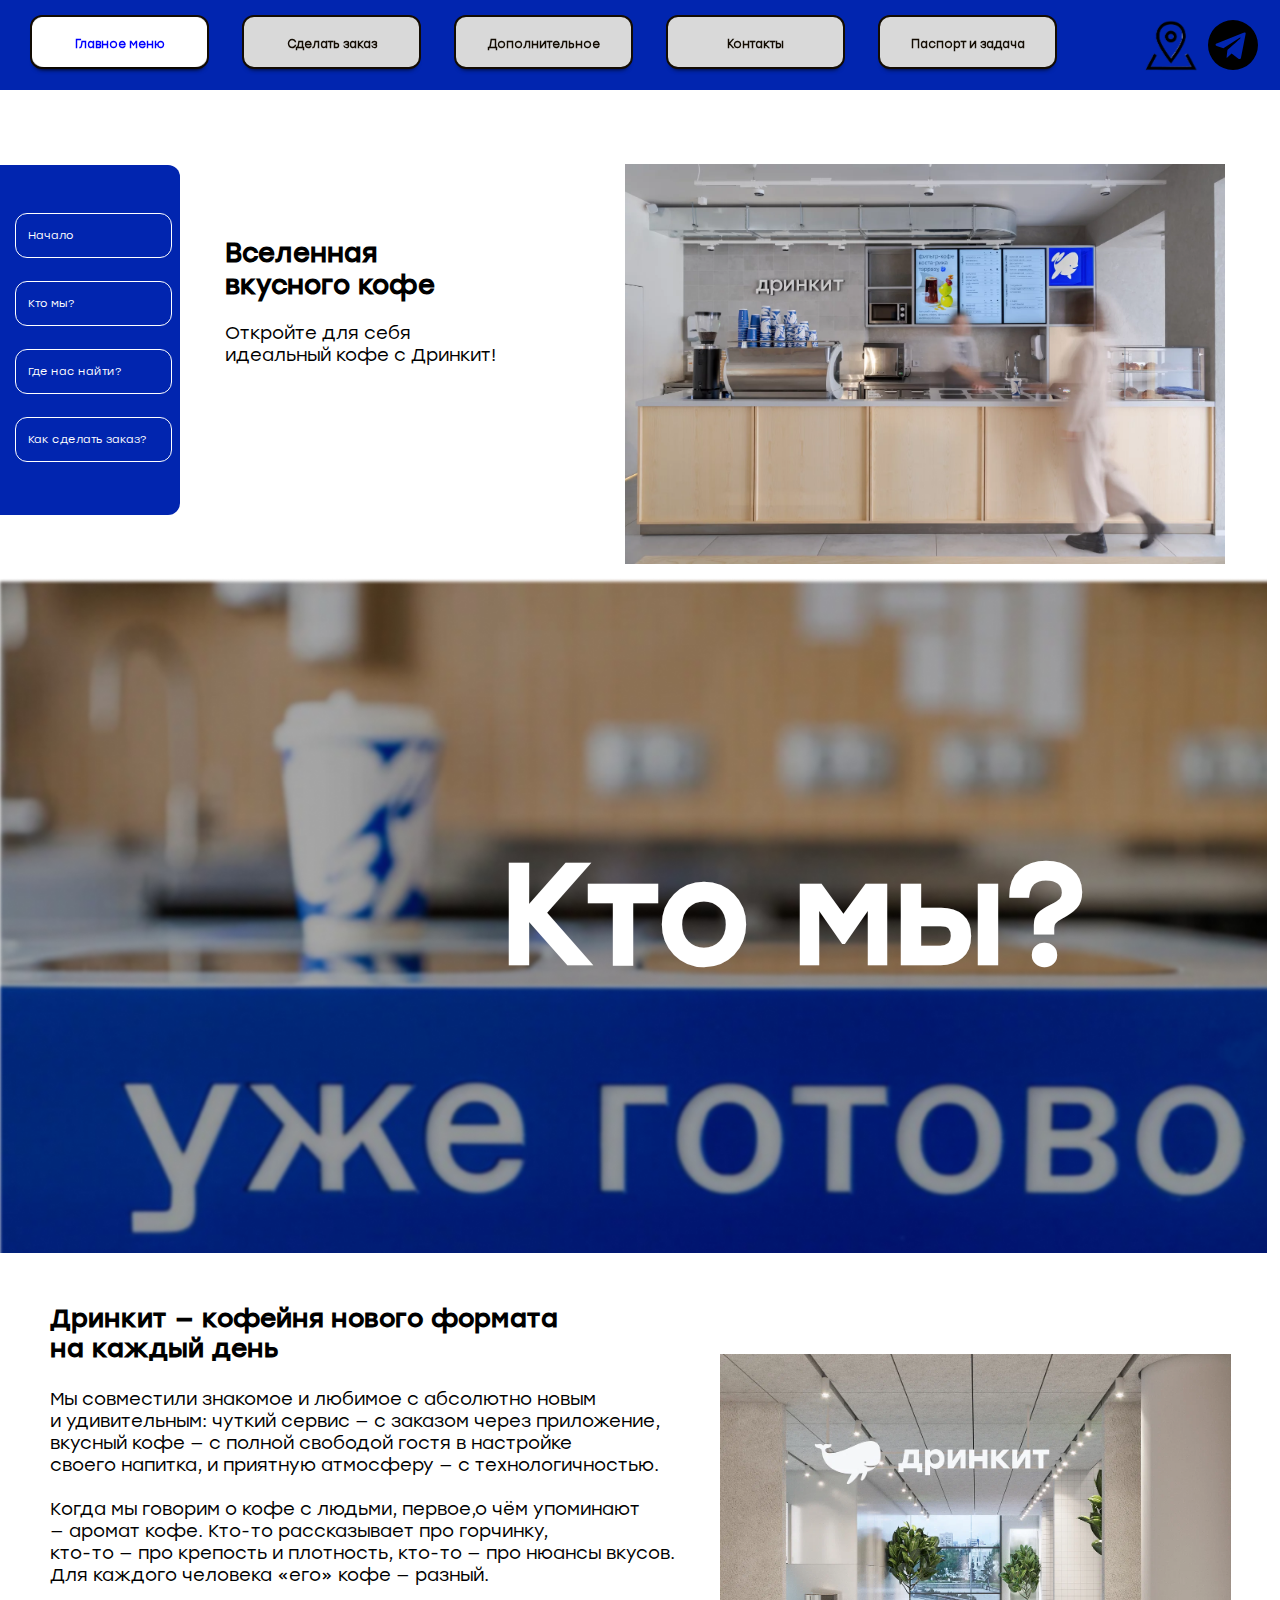
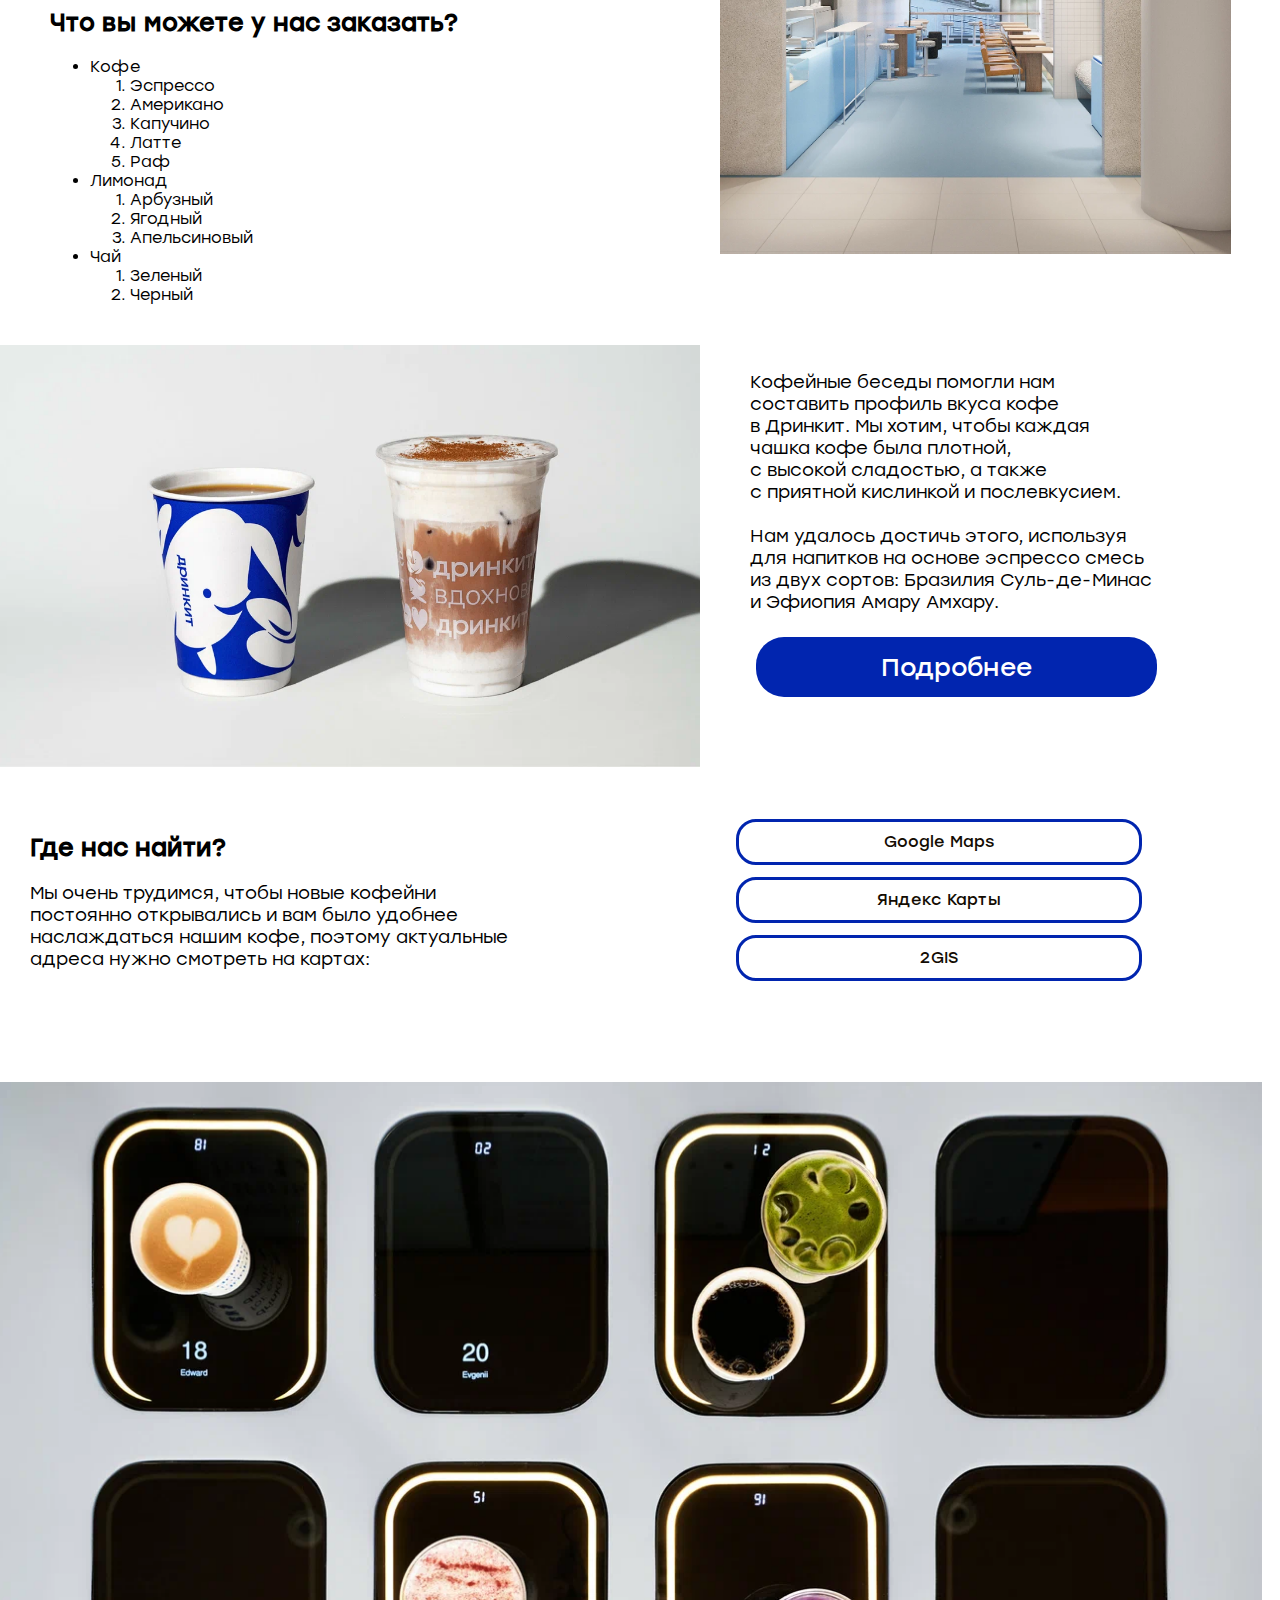
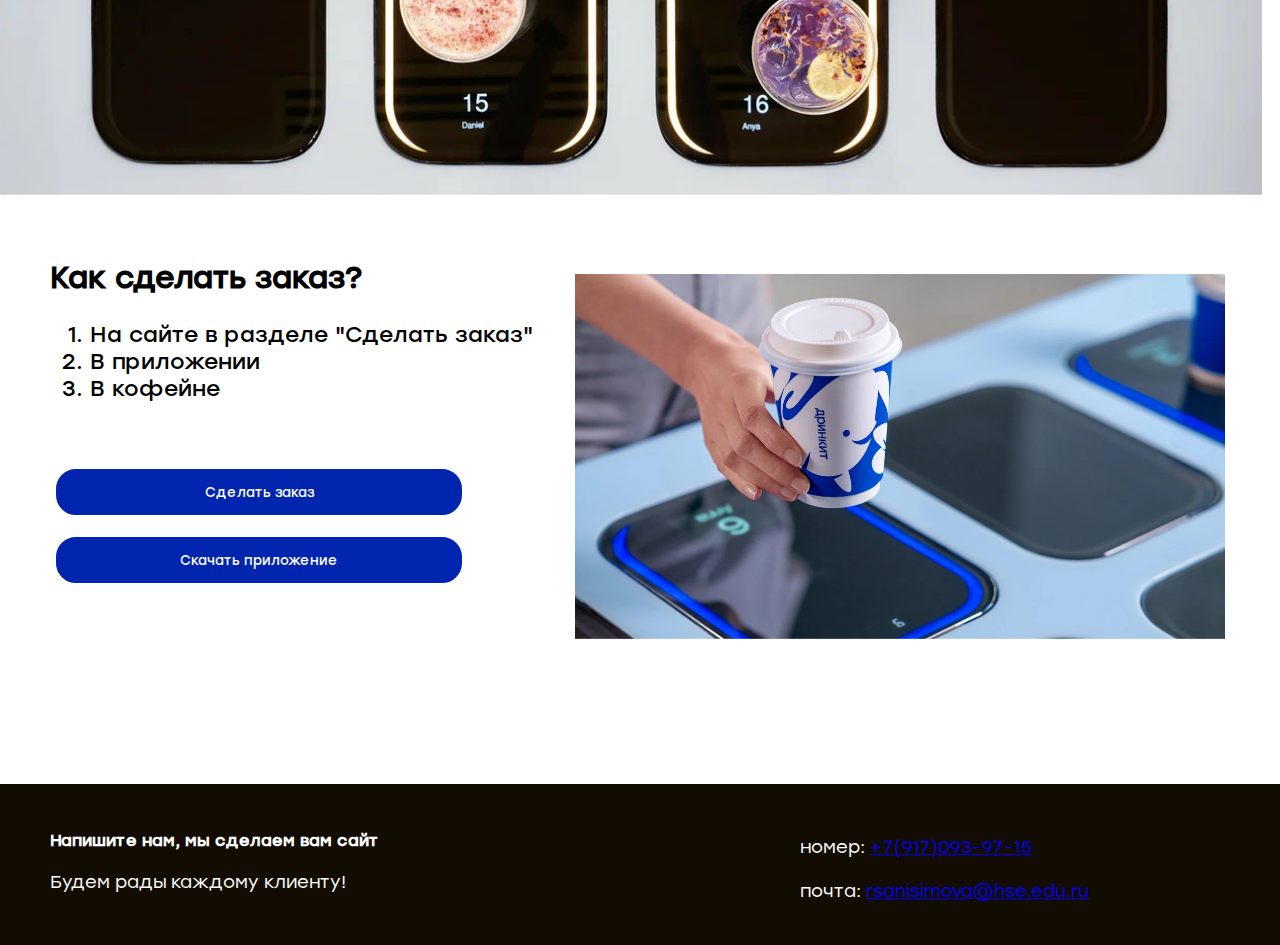
<file: index.html>
<!DOCTYPE html>
<html lang = 'ru', 'eng'>
    <head>
        <meta charset = 'utf-8'>
        <title>Главная страница</title>
        <link href="style.css" rel="stylesheet" type="text/css">
    </head>
    <body bgcolor="FFFFFF">
        <header>
            <nav>
                <ul>
                    <li><a href="index.html" class='active_nav'>Главное меню</a></li>
                    <li><a href="reg_or_log_in.html">Сделать заказ</a></li>
                    <li><a href="additional_page.html">Дополнительное</a></li>
                    <li><a href="#contacts">Контакты</a></li>
                    <li><a href="passport.html">Паспорт и задача</a></li>
                </ul>
            </nav>
            <div id="tg">
                <a href="https://t.me/rinasmetanina" target="_blank"><img src="/photos/telegram-svgrepo-com.svg" title="Значок Телеграм" alt="Напишите нам в Телеграм" id="tg_icon"></a>
            </div>
            <div id="maps">
                <a href="https://www.google.ru/maps/search/дринкит/@55.6562272,37.6017791,11z/data=!3m1!4b1?entry=ttu&g_ep=EgoyMDI0MTAyMy4wIKXMDSoASAFQAw%3D%3D" >
                    <img src="/photos/maps_icon.png" title="Значок Карт" alt="Найти Дринкит на карте" id="maps_icon"></a>
            </div>
        </header>
        <main>
            <div id ='sidebar'>
                <ul>
                    <li><a href="#section1">Начало</a></li>
                    <li><a href="#section2">Кто мы?</a></li>
                    <li><a href="#section5">Где нас найти?</a></li>
                    <li><a href="#section6">Как сделать заказ?</a></li>
                </ul>
            </div>
            <section id="section1">
                <h2>Вселенная <br> вкусного кофе</h2>
                <p>Откройте для себя <br> идеальный кофе с Дринкит!</p>
                <img src="/photos/drinkit_main.jpg" alt="Бар с бариста и покупательницей" title="Дринкит Бар">
            </section>
            <section id="section2">
                <img src="/photos/detail_darken.png" title="Кофейный стаканчик" alt="Стаканчик с кофе в качестве детали">
                <h1>Кто мы?</h2>
            </section>
            <section id ='section3'>
                        <h3>Дринкит — кофейня нового формата <br> на каждый день</h3>
                        <p>
                            Мы совместили знакомое и любимое с абсолютно новым <br>
                            и удивительным: чуткий сервис — с заказом через приложение, <br>вкусный кофе — 
                            с полной свободой гостя  в настройке <br>своего напитка, и приятную атмосферу —
                            с технологичностью. <br>
    <br>
                            Когда мы говорим о кофе с людьми, первое,о чём упоминают <br>
                            — аромат кофе. Кто-то рассказывает про горчинку, <br>
                            кто-то — про крепость и плотность, кто-то — про нюансы вкусов. 
                            <br>Для каждого человека «его» кофе — разный.</p>
                            <img src="/photos/interior2.jpg" title="Интерьер кофейни" alt="Очень светлый интерьер Дринкита">
                            <h2>Что вы можете у нас заказать?</h2>
                            <ul>
                                <li>Кофе</li>
                                <ol>
                                    <li>Эспрессо</li>
                                    <li>Американо</li>
                                    <li>Капучино</li>
                                    <li>Латте</li>
                                    <li>Раф</li>
                                </ol>
                                <li>Лимонад</li>
                                <ol>
                                    <li>Арбузный</li>
                                    <li>Ягодный</li>
                                    <li>Апельсиновый</li>
                                </ol>
                                <li>Чай</li>
                                <ol>
                                    <li>Зеленый</li>
                                    <li>Черный</li>
                                </ol>
                            </ul>
            </section>
            <section id="section4">
                <img src="/photos/drinks.jpg" title="Два стакана с кофе" alt="Два стаканчика кофе: американо и айс-латте">
                <p>Кофейные беседы помогли нам <br> составить профиль вкуса кофе <br>
                    в Дринкит. Мы хотим, чтобы каждая<br> 
                    чашка кофе была плотной, <br>
                    с высокой сладостью, а также <br>
                    с приятной кислинкой и послевкусием.
                    <br>
                    <br>
                    Нам удалось достичь этого, используя <br> 
                    для напитков на основе эспрессо смесь <br>
                    из двух сортов: Бразилия Суль-де-Минас <br>
                    и Эфиопия Амару Амхару.</p>
                    <button><a href="additional_page.html" target="_blank">Подробнее</a></button>
            </section>
            <section id="section5">
                <h2>Где нас найти?</h2>
                <p>Мы очень трудимся, чтобы новые кофейни  <br>
                    постоянно открывались и вам было удобнее <br>
                    наслаждаться нашим кофе, поэтому актуальные <br>
                    адреса нужно смотреть на картах:</p>
                <button id="gm">
                    <a href="https://www.google.ru/maps/search/Дринкит/@55.7545315,37.6176631,11z/data=!3m1!4b1?entry=ttu&g_ep=EgoyMDI0MTAxNC4wIKXMDSoASAFQAw%3D%3D" target="_blank">
                        Google Maps</a></button>
                <button id="yam">
                    <a href="https://yandex.ru/maps/213/moscow/chain/drinkit/207877153219/?ll=37.568467%2C55.725282&sll=37.617700%2C55.755863&sspn=1.288147%2C0.405801&z=11" target="_blank">
                        Яндекс Карты</a></button>
                <button id="g2">
                    <a href="https://2gis.ru/moscow/branches/70000001044859308" target="_blank">
                    2GIS</a></button>
            </section>
            <img src="/photos/details.jpg" title="Стол выдачи кофе" alt="Стол выдачи кофе с 5 кружками" id="details">
            <section id="section6">
                <h2>Как сделать заказ?</h2>
                <ol>
                    <li>На сайте в разделе "Сделать заказ"</li>
                    <li>В приложении</li>
                    <li>В кофейне</li>
                </ol>
                <img src="/photos/coffee_is_ready.jpg" title="Готовый кофе держат в руках" alt="Бариста держит стакан с кофе">
                <button id="to_catalogue"><a href="reg_or_log_in.html">Сделать заказ</a></button>
                <button id="button_to_download">
                    <a href="https://drinkit.onelink.me/sGRP/l3f0idqc" target="_blank">Скачать приложение</a></button>
                
            </section>
        </main>



        <footer>
            <h4>Напишите нам, мы сделаем вам сайт</h4>
                <p>Будем рады каждому клиенту!</p>
            <p id="contacts">номер: <a href="tel+7(917)093-97-15">+7(917)093-97-15</a>
                <br>
                <br>
                почта: <a href = ‘mailto:rsanisimova@hse.edu.ru’>rsanisimova@hse.edu.ru</a> 
                <br>

            </p>
        </footer>
    </body>
</file>
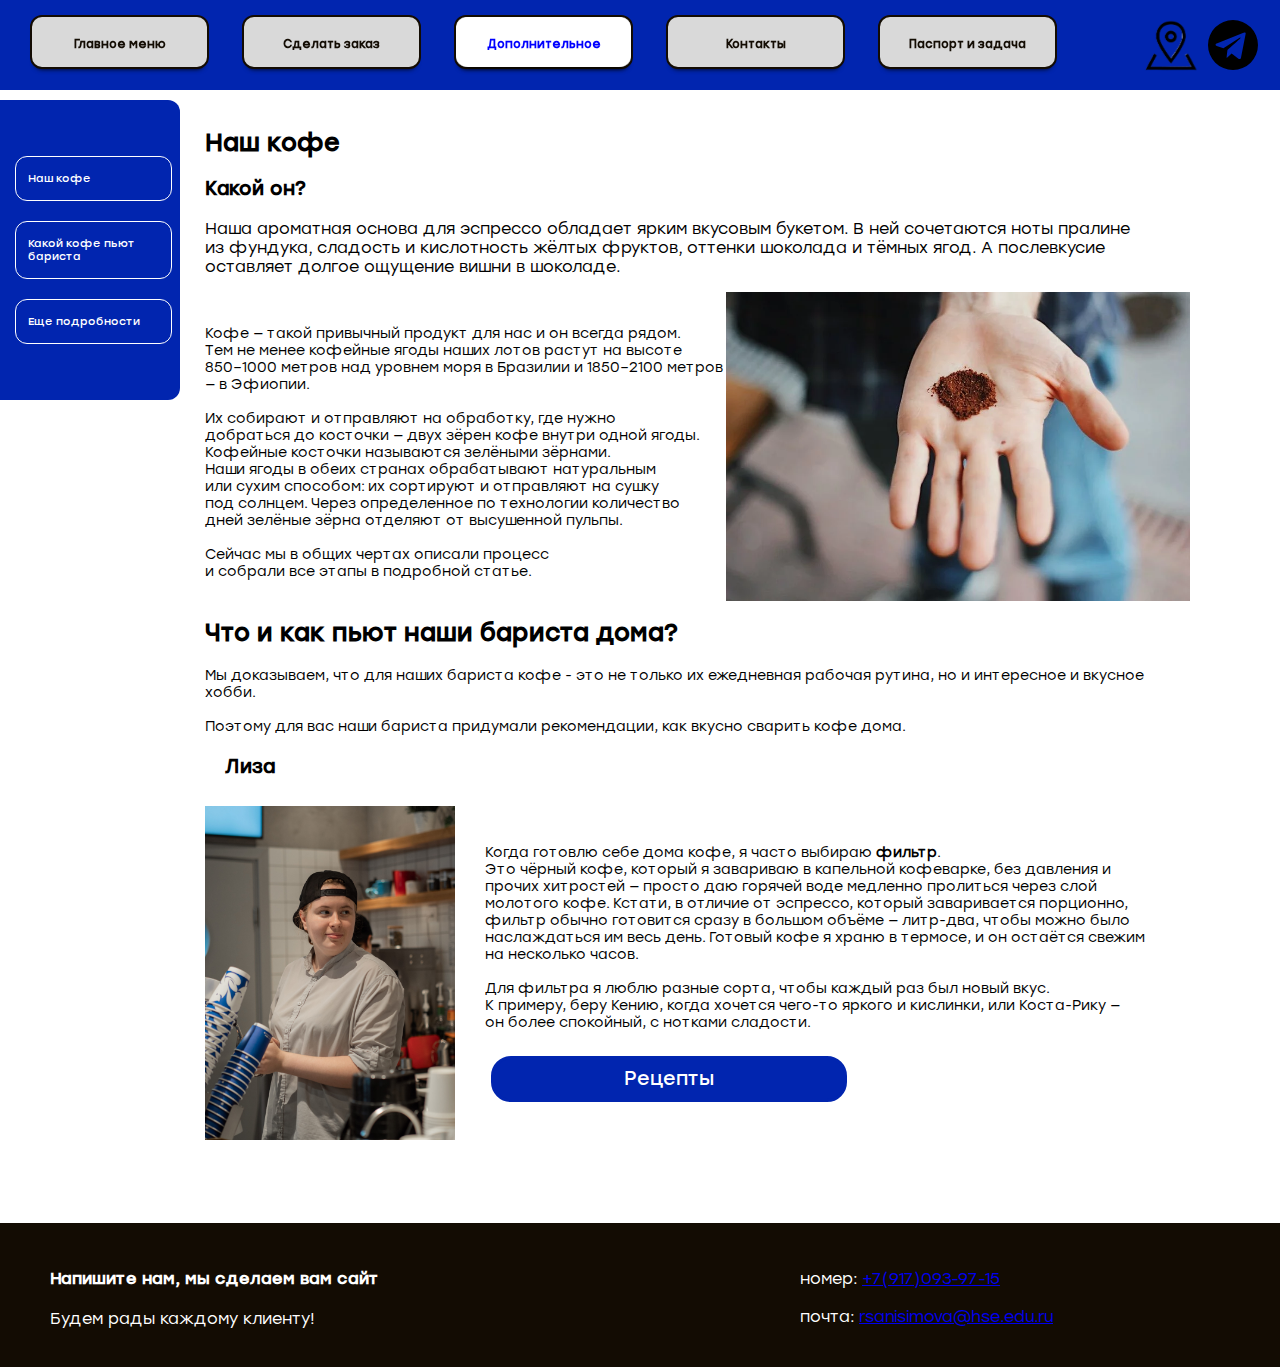
<file: additional_page.html>
<!DOCTYPE html>
<html lang = 'ru', 'eng'>
    <head>
        <meta charset = 'utf-8'>
        <title>Дополнительное</title>
        <link href="additional_page.css" rel="stylesheet" type="text/css">
    </head>
    <body bgcolor="FFFFFF">
        <header>
            <nav>
                <ul>
                    <li><a href="index.html">Главное меню</a></li>
                    <li><a href="catalogue_cart.html">Сделать заказ</a></li>
                    <li><a href="additional_page.html" class='active_nav'>Дополнительное</a></li>
                    <li><a href="#contacts">Контакты</a></li>
                    <li><a href="passport.html">Паспорт и задача</a></li>
                </ul>
            </nav>
            <div id="tg">
                <a href="https://t.me/rinasmetanina" target="_blank"><img src="/photos/telegram-svgrepo-com.svg" alt="Напишите нам в Телеграм" id="tg_icon"></a>
            </div>
            <div id="maps">
                <a href="https://www.google.ru/maps/search/дринкит/@55.6562272,37.6017791,11z/data=!3m1!4b1?entry=ttu&g_ep=EgoyMDI0MTAyMy4wIKXMDSoASAFQAw%3D%3D" >
                    <img src="/photos/maps_icon.png" alt="Найти Дринкит на карте" id="maps_icon"></a>
            </div>
            
        </header>

        <div id ='sidebar'>
            <ul>
                <li><a href="#section1">Наш кофе</a></li>
                <li><a href="#section2">Какой кофе пьют бариста</a></li>
                <li><a href="additional_page2.html#section1">Еще подробности</a></li>
            </ul>
        </div>

        <section id = 'section1'>
        <h2>Наш кофе</h2>
        <h3>Какой он?</h3>
        <p>
            Наша ароматная основа для эспрессо обладает ярким вкусовым букетом. В ней сочетаются ноты пралине из фундука, сладость и кислотность жёлтых фруктов, оттенки шоколада и тёмных ягод. А послевкусие оставляет долгое ощущение вишни в шоколаде.
        </p>
        <img src="/photos/coffee_on_palm.jpg" title='Молотый кофе'alt="Молотый кофе на ладони бариста">
        <p id="p2">
            
Кофе — такой привычный продукт для нас и он всегда рядом. <br>
Тем не менее кофейные ягоды наших лотов растут на высоте <br> 850–1000 метров над уровнем моря в Бразилии и 1850–2100 метров <br> 
— в Эфиопии.
<br>
<br>
Их собирают и отправляют на обработку, где нужно <br> 
добраться до косточки — двух зёрен кофе внутри одной ягоды.<br>
Кофейные косточки называются зелёными зёрнами.
<br> Наши ягоды в обеих странах обрабатывают натуральным 
<br>или сухим способом: их сортируют и отправляют на сушку 
<br>под солнцем. Через определенное по технологии количество <br> 
дней зелёные зёрна отделяют от высушенной пульпы. 
<br>
<br>
Сейчас мы в общих чертах описали процесс 
<br>и собрали все этапы в подробной статье.
        </p>
        </section>

        <section id="section2">
            <h2>Что и как пьют наши бариста дома?</h2>
            <p>Мы доказываем, что для наших бариста кофе - это не только их ежедневная рабочая рутина, 
            но и интересное и вкусное хобби.
                <br> <br>
                Поэтому для вас наши бариста придумали рекомендации, как вкусно сварить кофе дома.
            </p>
            <h3 id="liza">Лиза</h3>
<img src="/photos/girl1.jpg" title="Лиза" alt="Лиза греет молоко" id="img_liza">

            <p id='rec_liza'>
                Когда готовлю себе дома кофе, я часто выбираю <b>фильтр</b>. 
                <br>Это чёрный кофе, который я завариваю в капельной кофеварке, без давления и прочих хитростей — просто даю горячей воде медленно пролиться через слой молотого кофе. Кстати, в отличие от эспрессо, который заваривается порционно, фильтр обычно готовится сразу в большом объёме
                 — литр-два, чтобы можно было наслаждаться им весь день. Готовый кофе я храню в термосе, 
                и он остаётся свежим на несколько часов. 
                <br>
                <br>Для фильтра я люблю разные сорта, чтобы каждый раз был новый вкус. 
                <br>К примеру, беру Кению, когда хочется чего-то яркого и кислинки, или Коста-Рику — <br>он более спокойный, с нотками сладости.
            </p>
            <button id="go_to_add2"><a href="additional_page2.html#section2">Рецепты</a></button>
        </section>
        
        <footer>
            <h4>Напишите нам, мы сделаем вам сайт</h1>
                <p>Будем рады каждому клиенту!</p>
            <p id="contacts">номер: <a href="tel+7(917)093-97-15">+7(917)093-97-15</a>
                <br>
                <br>
                почта: <a href = ‘mailto:rsanisimova@hse.edu.ru’>rsanisimova@hse.edu.ru</a> 
                <br>

            </p>


        </footer>
    </body>
</file>
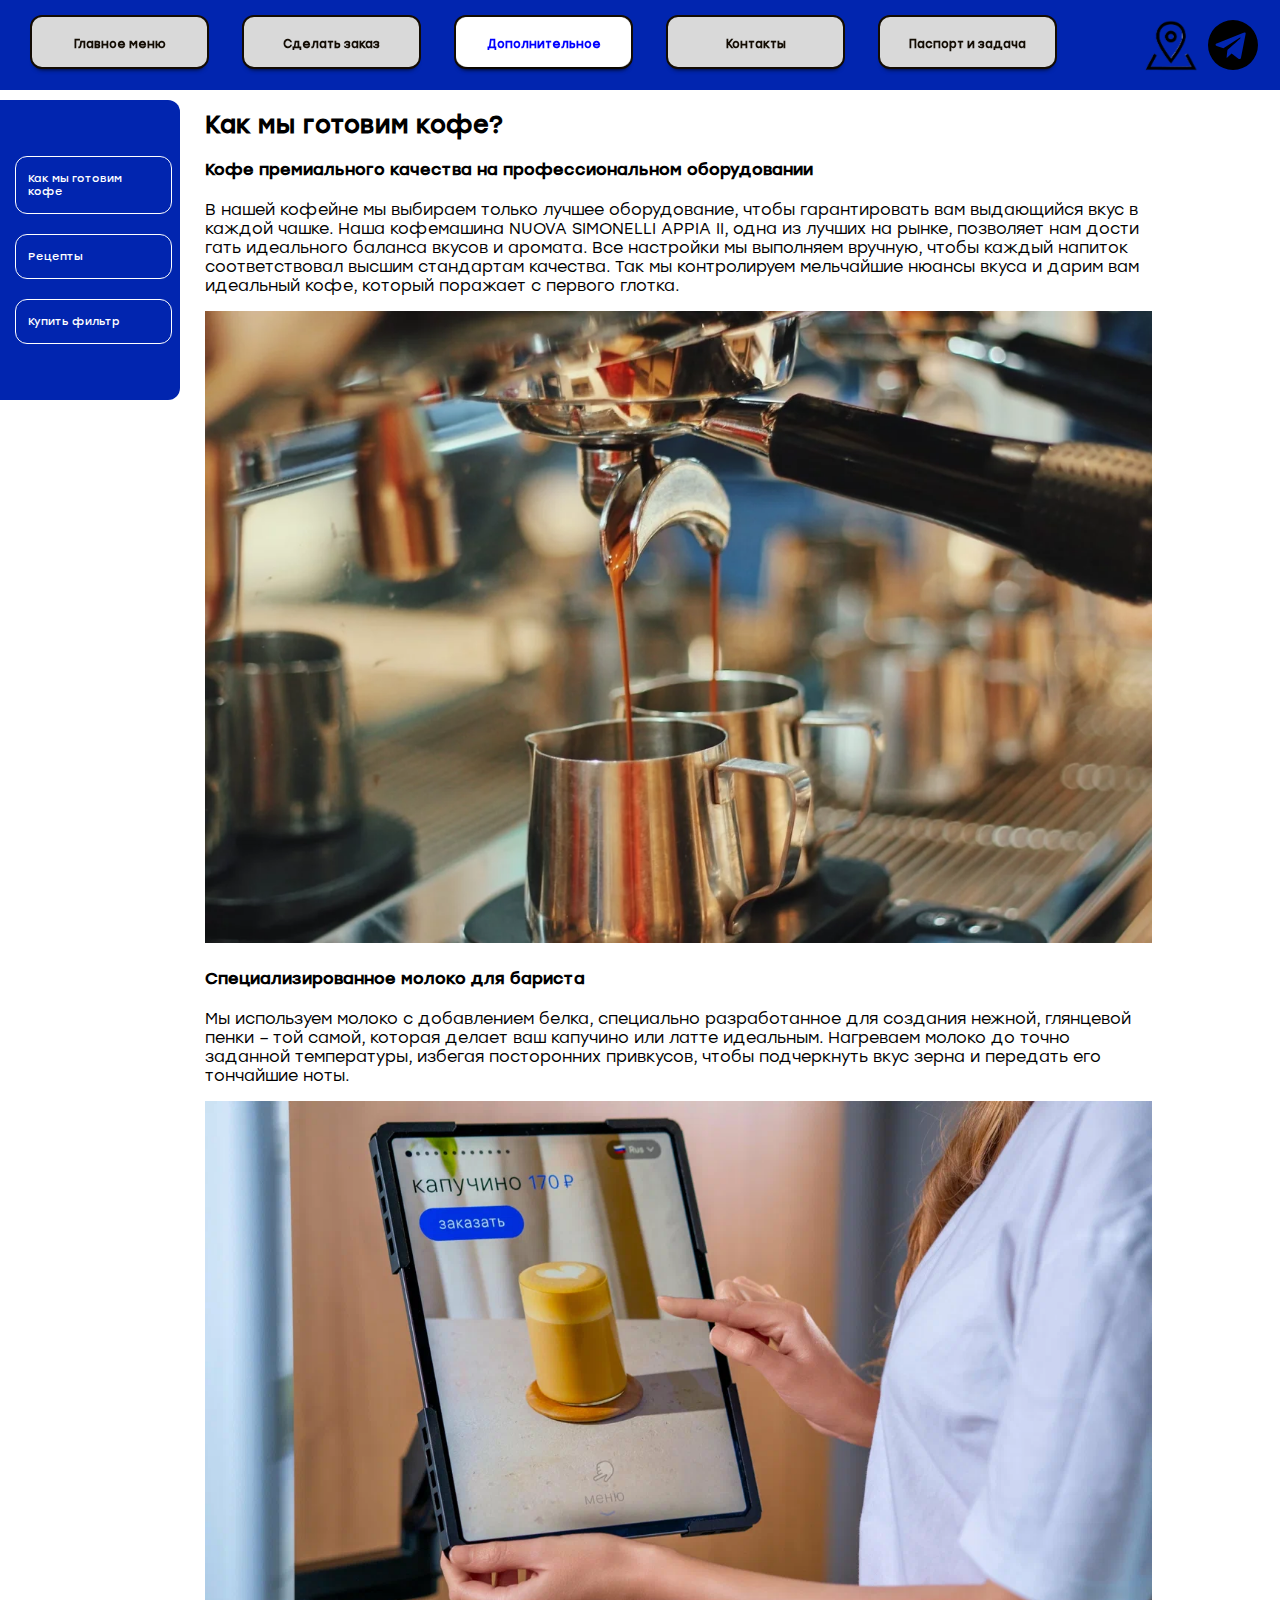
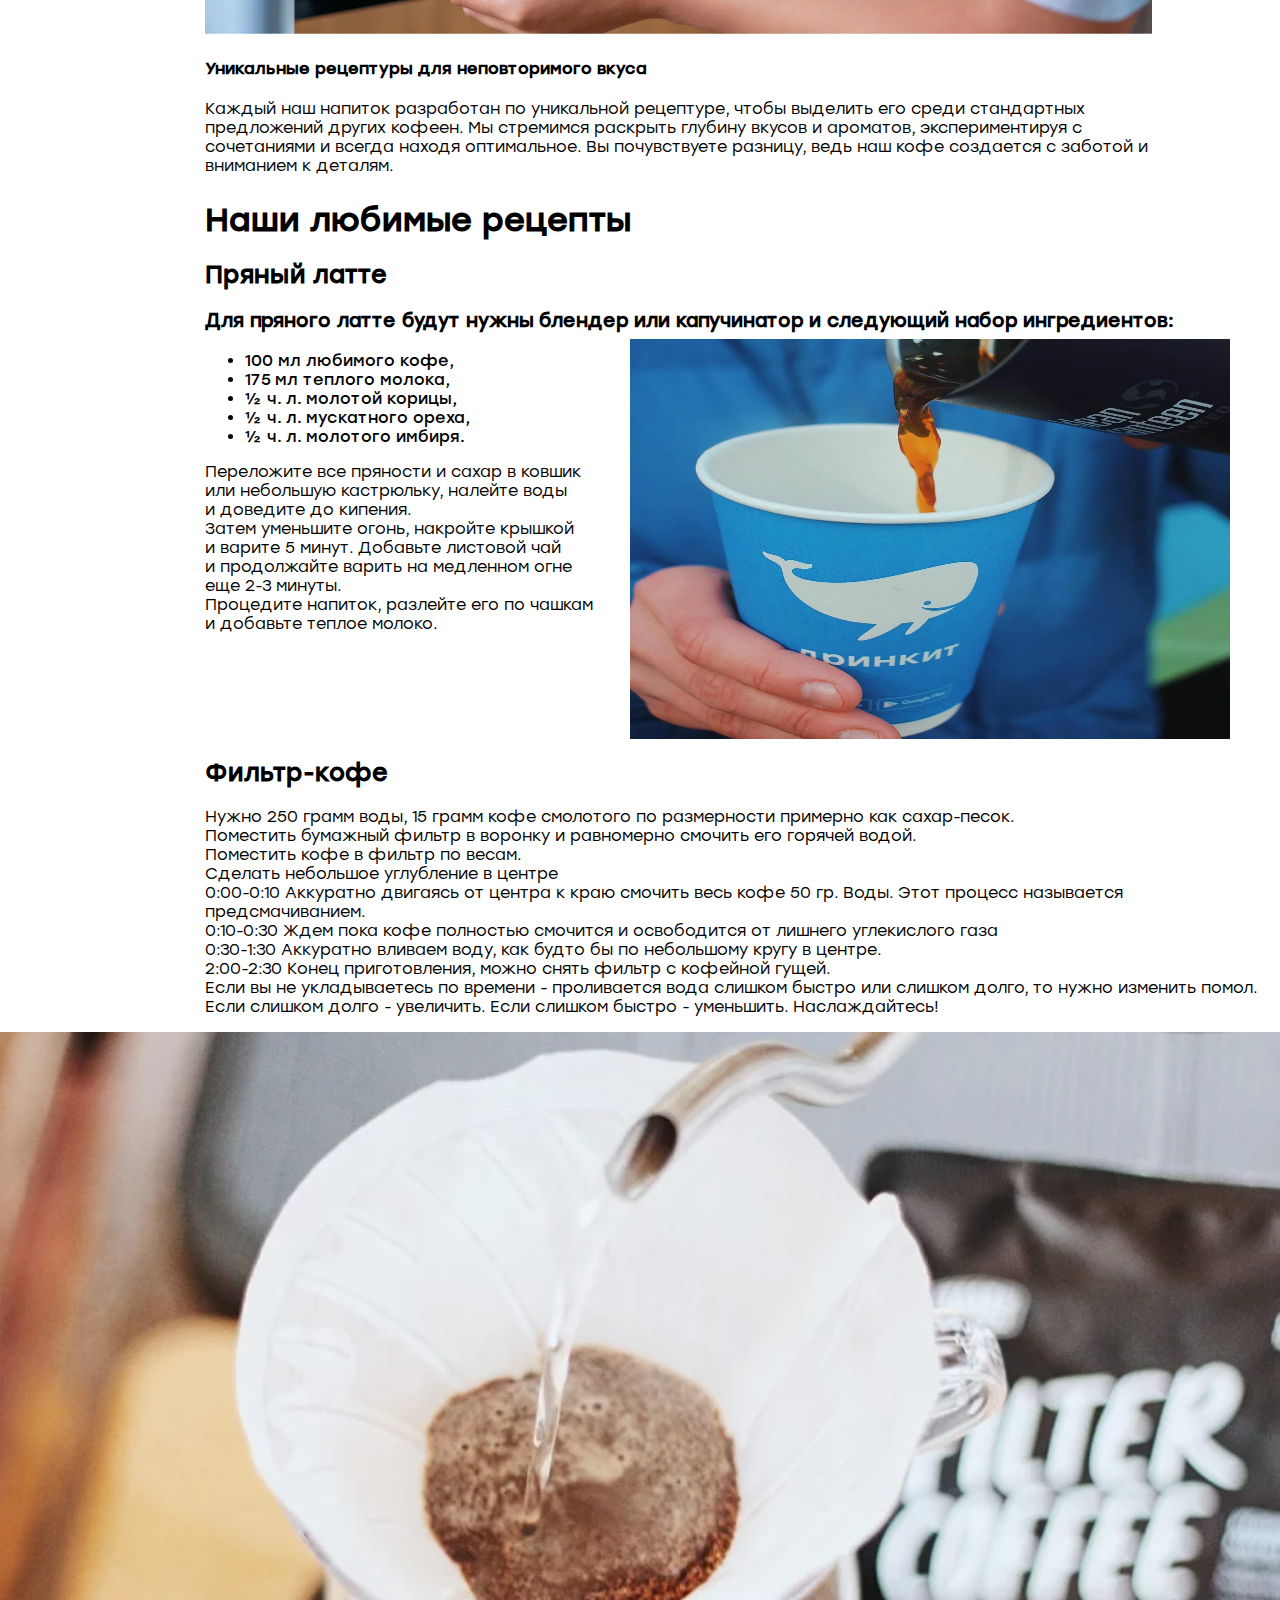
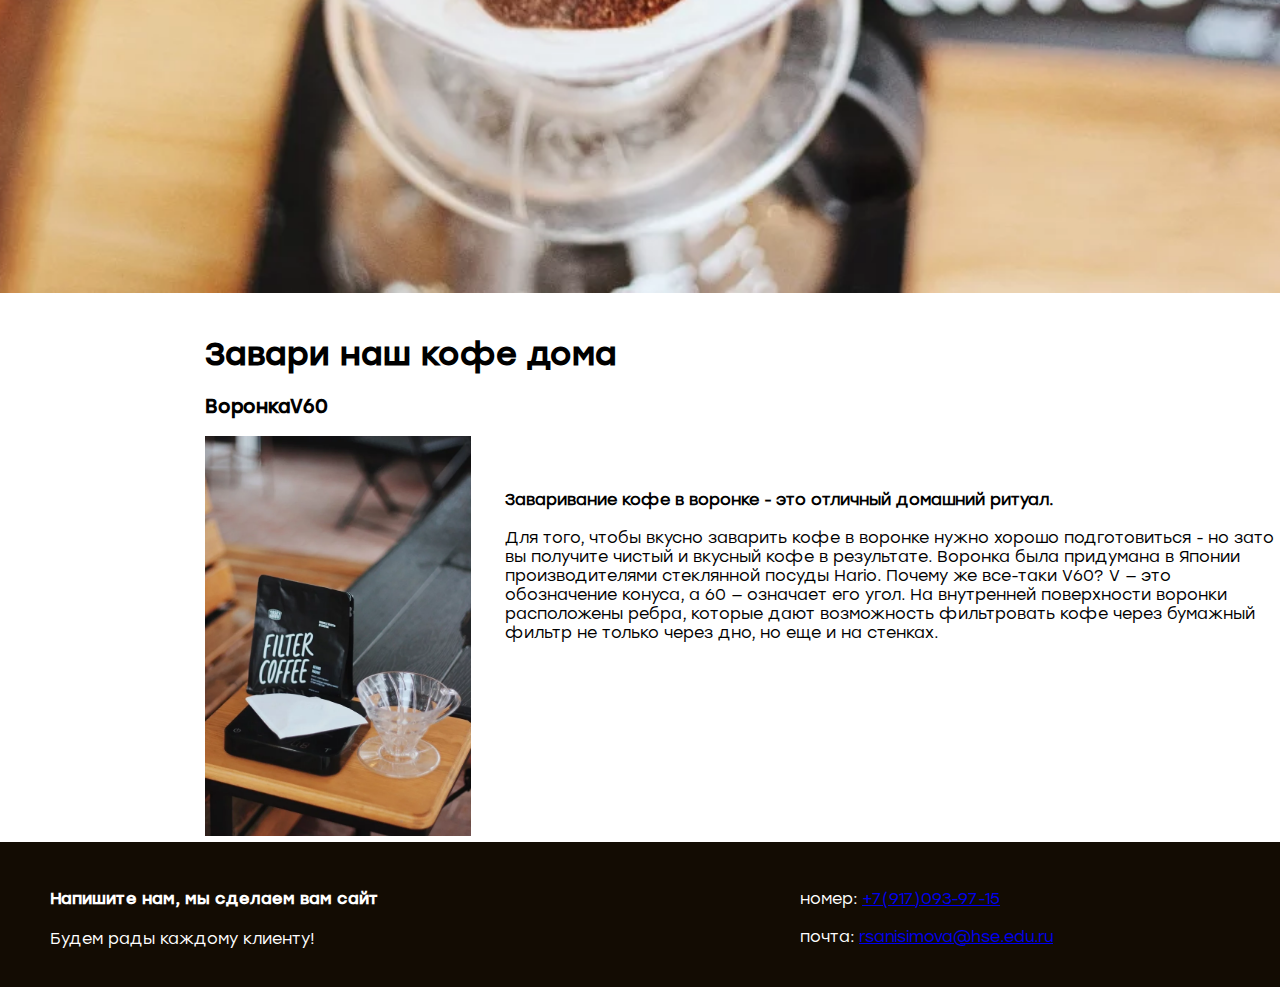
<file: additional_page2.html>
<!DOCTYPE html>
<html lang = 'ru', 'eng'>
    <head>
        <meta charset = 'utf-8'>
        <title>Дополнительное2</title>
        <link href="additional_page2.css" rel="stylesheet" type="text/css">
    </head>
    <body bgcolor="FFFFFF">
        <header>
            <nav>
                <ul>
                    <li><a href="index.html">Главное меню</a></li>
                    <li><a href="catalogue_cart.html">Сделать заказ</a></li>
                    <li><a href="additional_page.html" class='active_nav'>Дополнительное</a></li>
                    <li><a href="#contacts">Контакты</a></li>
                    <li><a href="passport.html">Паспорт и задача</a></li>
                </ul>
            </nav>
            <div id="tg">
                <a href="https://t.me/rinasmetanina" target="_blank"><img src="/photos/telegram-svgrepo-com.svg" alt="Напишите нам в Телеграм" id="tg_icon"></a>
            </div>
            <div id="maps">
                <a href="https://www.google.ru/maps/search/дринкит/@55.6562272,37.6017791,11z/data=!3m1!4b1?entry=ttu&g_ep=EgoyMDI0MTAyMy4wIKXMDSoASAFQAw%3D%3D" >
                    <img src="/photos/maps_icon.png" alt="Найти Дринкит на карте" id="maps_icon"></a>
            </div>
            
        </header>

        <div id ='sidebar'>
            <ul>
                <li><a href="#section1">Как мы готовим кофе</a></li>
                <li><a href="#section2">Рецепты</a></li>
                <li><a href="#section3">Купить фильтр</a></li>
            </ul>
        </div>


        <section id="section1">
            <h2>Как мы готовим кофе?
            </h2>
                <h4>Кофе премиального качества на профессиональном оборудовании</h4>
                <p>В нашей кофейне мы выбираем только лучшее оборудование, чтобы гарантировать вам
                     выдающийся вкус в каждой чашке. Наша кофемашина NUOVA SIMONELLI APPIA II, одна 
                     из лучших на рынке, позволяет нам дости    гать идеального баланса вкусов и аромата. 
                     Все настройки мы выполняем вручную, чтобы каждый напиток соответствовал высшим стандартам
                      качества. Так мы контролируем мельчайшие нюансы вкуса и дарим вам идеальный кофе, 
                      который поражает с первого глотка. </p>
<img src="/photos/coffee_machine.jpeg" title="Кофемашина" alt="Бариста наливает шот эспрессо" id="coffeemachine">
<h4>Специализированное молоко для бариста</h4>
<p>Мы используем молоко с добавлением белка, специально разработанное для создания нежной, глянцевой пенки – 
    той самой, которая делает ваш капучино или латте идеальным. 
    Нагреваем молоко до точно заданной температуры, избегая посторонних привкусов, чтобы
     подчеркнуть вкус зерна и передать его тончайшие ноты.</p>
     <img src="/photos/making_an_order.jpg" title="Заказ" alt="Девушка заказывает капучино" id="order_making">
<h4>Уникальные рецептуры для неповторимого вкуса</h4>
<p>Каждый наш напиток разработан по уникальной рецептуре, чтобы выделить его среди стандартных предложений
     других кофеен. Мы стремимся раскрыть глубину вкусов и ароматов, экспериментируя с сочетаниями и всегда 
     находя оптимальное. Вы почувствуете разницу, ведь наш кофе создается с заботой и вниманием к деталям.
     </p>
        </section>

    <section id="section2">
        <h1>Наши любимые рецепты</h1>
        <h2>Пряный латте</h2>
        <h3>Для пряного латте будут нужны блендер или капучинатор и следующий набор ингредиентов:</h3>
        <ul>
            <li>100 мл любимого кофе,</li>
            <li>175 мл теплого молока,</li>
            <li>½ ч. л. молотой корицы,</li>
            <li>½ ч. л. мускатного ореха,</li>
            <li>½ ч. л. молотого имбиря.</li>
        </ul>

        <p>
            Переложите все пряности и сахар в ковшик <br>
            или небольшую кастрюльку, налейте воды <br>
            и доведите до кипения. <br>
            Затем уменьшите огонь, накройте крышкой <br>
            и варите 5 минут. Добавьте листовой чай <br>
            и продолжайте варить на медленном огне <br>
            еще 2-3 минуты.
            <br>
            Процедите напиток, разлейте его по чашкам <br>
            и добавьте теплое молоко.
        </p>

        <img src="/photos/coffee_sweater.jpeg" title="Кофе" alt="Наливают кофе из бутылки в стакан" id="img1">
        <h2>Фильтр-кофе</h2>
        <p>
            Нужно 250 грамм воды, 15 грамм кофе смолотого по размерности примерно как сахар-песок. <br>
Поместить бумажный фильтр в воронку и равномерно смочить его горячей водой. <br>
Поместить кофе в фильтр по весам. <br>
Сделать небольшое углубление в центре <br>
0:00-0:10 Аккуратно двигаясь от центра к краю смочить весь кофе 50 гр. Воды. Этот процесс называется предсмачиванием. <br>
0:10-0:30 Ждем пока кофе полностью смочится и освободится от лишнего углекислого газа <br>
0:30-1:30 Аккуратно вливаем воду, как будто бы по небольшому кругу в центре. <br>
2:00-2:30 Конец приготовления, можно снять фильтр с кофейной гущей. <br>
Если вы не укладываетесь по времени - проливается вода слишком быстро или слишком долго, то нужно изменить помол. Если слишком долго - увеличить. Если слишком быстро - уменьшить.
Наслаждайтесь!
        </p>
        <img src="photos/filter_coffee.jpeg" title="Фильтр" alt="Фильтр-кофе заливают в воронку" id="img2">
    </section>


    <section id="section3">
        <h1>Завари наш кофе дома</h1>
        <h3>ВоронкаV60</h3>
        <img src="photos/dripka.jpeg" title="Дрип-кофе" alt="Дрип-кофе стоит на столе">
        <p id="p1">
            <b>Заваривание кофе в воронке - это отличный домашний ритуал. </b> <br><br>
            Для того, чтобы вкусно заварить кофе в воронке нужно хорошо подготовиться - но зато вы получите чистый и вкусный кофе в результате.
Воронка была придумана в Японии производителями стеклянной посуды Hario. Почему же все-таки V60? V — это обозначение конуса, а 60 — означает его угол. На внутренней поверхности воронки расположены ребра, которые дают возможность фильтровать кофе через бумажный фильтр не только через дно, но еще и на стенках.
        </p>
    </section>

        <footer>
            <h4>Напишите нам, мы сделаем вам сайт</h1>
                <p>Будем рады каждому клиенту!</p>
            <p id="contacts">номер: <a href="tel+7(917)093-97-15">+7(917)093-97-15</a>
                <br>
                <br>
                почта: <a href = ‘mailto:rsanisimova@hse.edu.ru’>rsanisimova@hse.edu.ru</a> 
                <br>

            </p>


        </footer>
    </body>
</file>
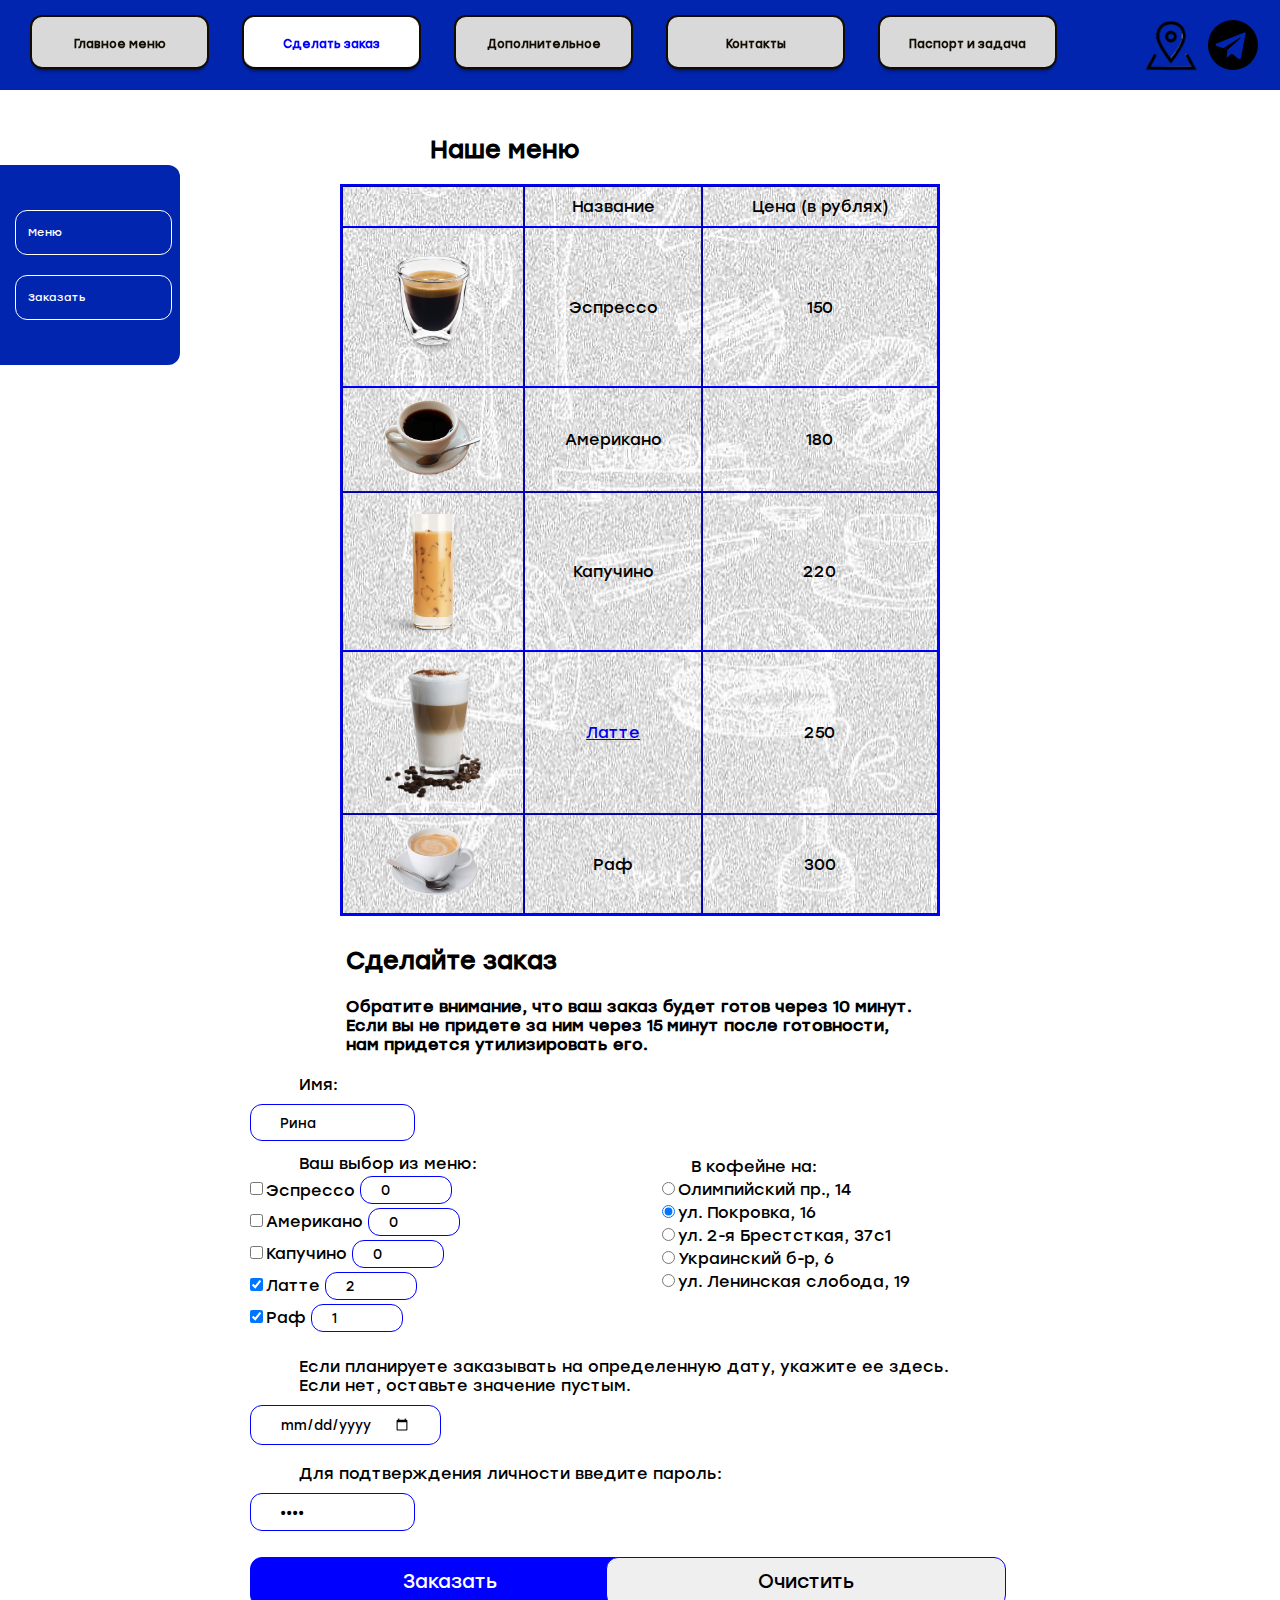
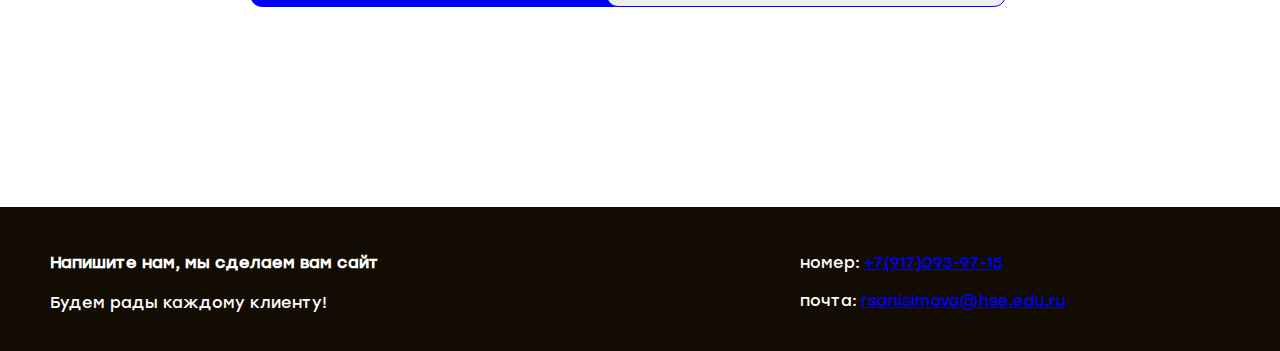
<file: catalogue_cart.html>
<!DOCTYPE html>
<html lang = 'ru', 'eng'>
    <head>
        <meta charset = 'utf-8'>
        <title>Каталог</title>
        <link href="catalogue_cart.css" rel="stylesheet" type="text/css">

    </head>
    <body bgcolor="FFFFFF">
        <header>
            <nav>
                <ul>
                    <li><a href="index.html">Главное меню</a></li>
                    <li><a href="catalogue_cart.html" class='active_nav'>Сделать заказ</a></li>
                    <li><a href="additional_page.html">Дополнительное</a></li>
                    <li><a href="#contacts">Контакты</a></li>
                    <li><a href="passport.html">Паспорт и задача</a></li>
                </ul>
            </nav>
            <div id="tg">
                <a href="https://t.me/rinasmetanina" target="_blank"><img src="/photos/telegram-svgrepo-com.svg" alt="Напишите нам в Телеграм" id="tg_icon"></a>
            </div>
            <div id="maps">
                <a href="https://www.google.ru/maps/search/дринкит/@55.6562272,37.6017791,11z/data=!3m1!4b1?entry=ttu&g_ep=EgoyMDI0MTAyMy4wIKXMDSoASAFQAw%3D%3D" >
                    <img src="/photos/maps_icon.png" alt="Найти Дринкит на карте" id="maps_icon"></a>
            </div>
            
        </header>
        <div id ='sidebar'>
            <ul>
                <li><a href="#menu">Меню</a></li>
                <li><a href="#to_order">Заказать</a></li>
            </ul>
        </div>
        <section id = 'menu'>
        <h2>Наше меню</h2>
        <table align="center" cellspacing = '0' cellpadding = '10' border = '1' background ='/photos/background_for_table.jpg'>
            <tbody>
            <tr>
            <td>&nbsp;</td>
            <td>Название</td>
            <td>Цена (в рублях)</td>
            </tr>
            <tr>
            <td>
                <a href="/photos/espresso.png" onclick="openImage('/photos/espresso.png'); return false;">
                <img src="/photos/espresso.png" title="Эспрессо" width='100px' >
            </a>
            </td>
            <td>Эспрессо</td>
            <td>150</td>
            </tr>
            <tr>
            <td>
                <a href="/photos/americano.png" onclick="openImage('/photos/americano.png'); return false;">
                <img src="/photos/americano.png" title="Американо" width="100px"></td>
            </a>
            <td>Американо</td>
            <td>180</td>
            </tr>
            <tr>
            <td>
                <a href="/photos/capuchino.png" onclick="openImage('/photos/capuchino.png'); return false;">
                <img src="/photos/capuchino.png" title="Капучино" width="100px"></td>
            </a>
            <td>Капучино</td>
            <td>220</td>
            </tr>
            <tr>
            <td>
                <a href="/photos/latte.png" onclick="openImage('/photos/latte.png'); return false;">
                <img src="/photos/latte.png" title="Латте" width="100px"></td>
            </a>
            <td><a href="https://www.russianfood.com/recipes/bytype/?fid=1738">Латте</a></td>
            <td>250</td>
            </tr>
            <tr>
            <td>
                <a href="/photos/raf.png" onclick="openImage('/photos/raf.png'); return false;">
                <img src="/photos/raf.png" title="Раф" width="100px">
            </a>
            <td>Раф</td>
            <td>300</td>    
            </tr>
            </tbody>
            </table>
        </section>

        <section id = 'to_order'>
            <h2>Сделайте заказ</h2>
            <h4>Обратите внимание, что ваш заказ будет готов через 10 минут. 
                <br>
                Если вы не придете за ним через 15 минут после готовности, <br> нам придется утилизировать его.
            </h4>
            <form action="https://www.google.com/search?" id="order" name ="order" target="_blank">
                <input type="hidden"  name="q" value="search">
                <p>
                    Имя: 
                    <br>
                    <input type="text" name = 'first_name' size = 10 value="Рина">
                </p>
                <p id = 'choice_of_corpus'>
                    В кофейне на:
                    <br>
                    <input type="radio" name="corpus" value="olymp_pr.14">Олимпийский пр., 14
                    <br>
                    <input type="radio" name="corpus" value="pokrovka.16" checked>ул. Покровка, 16
                    <br>
                    <input type="radio" name="corpus" value="2brests">ул. 2-я Брестсткая, 37с1
                    <br>
                    <input type="radio" name="corpus" value="ukrainblvr">Украинский б-р, 6
                    <br>
                    <input type="radio" name="corpus" value="leninsloboda">ул. Ленинская слобода, 19
                </p>
                <p id="choice_from_menu">
                    Ваш выбор из меню:
                    <br>
                    <input type="checkbox" name="choice" value="150">Эспрессо
                    <input type="number" name="amount" value="0" id="amount">
                    <br>
                    <input type="checkbox" name="choice" value="180">Американо
                    <input type="number" name="amount" value="0" id="amount">
                    <br>
                    <input type="checkbox" name="choice" value="220">Капучино
                    <input type="number" name="amount" value="0" id="amount">
                    <br>
                    <input type="checkbox" name="choice" value="250" checked>Латте
                    <input type="number" name="amount" value="2" id="amount">
                    <br>
                    <input type="checkbox" name="choice" value="300" checked>Раф
                    <input type="number" name="amount" value="1" id="amount">
                </p>
                <p id="date_if_needed">
                    Если планируете заказывать на определенную дату, укажите ее здесь. <br>
                    Если нет, оставьте значение пустым. <br>
                    <input type="date" name="date_for_order">
                <p id = "password">
                    Для подтверждения личности введите пароль: 
                    <br>
                    <input type="password" name="password" size="10" value="0987" id="password_type">
                </p>

                </p>
                <a href="thanking_for_order.html"><input type="Submit" id="Order"  value="Заказать"></a>
                <input type="Reset"  id="reset"  value="Очистить">
            </form>

        </section>
        

        <footer>
            <h4>Напишите нам, мы сделаем вам сайт</h1>
                <p>Будем рады каждому клиенту!</p>
            <p id="contacts">номер: <a href="tel+7(917)093-97-15">+7(917)093-97-15</a>
                <br>
                <br>
                почта: <a href = ‘mailto:rsanisimova@hse.edu.ru’>rsanisimova@hse.edu.ru</a> 
                <br>
    
            </p>
        </footer>

        <script src='catalogue_js.js'></script>

        </body>
</file>
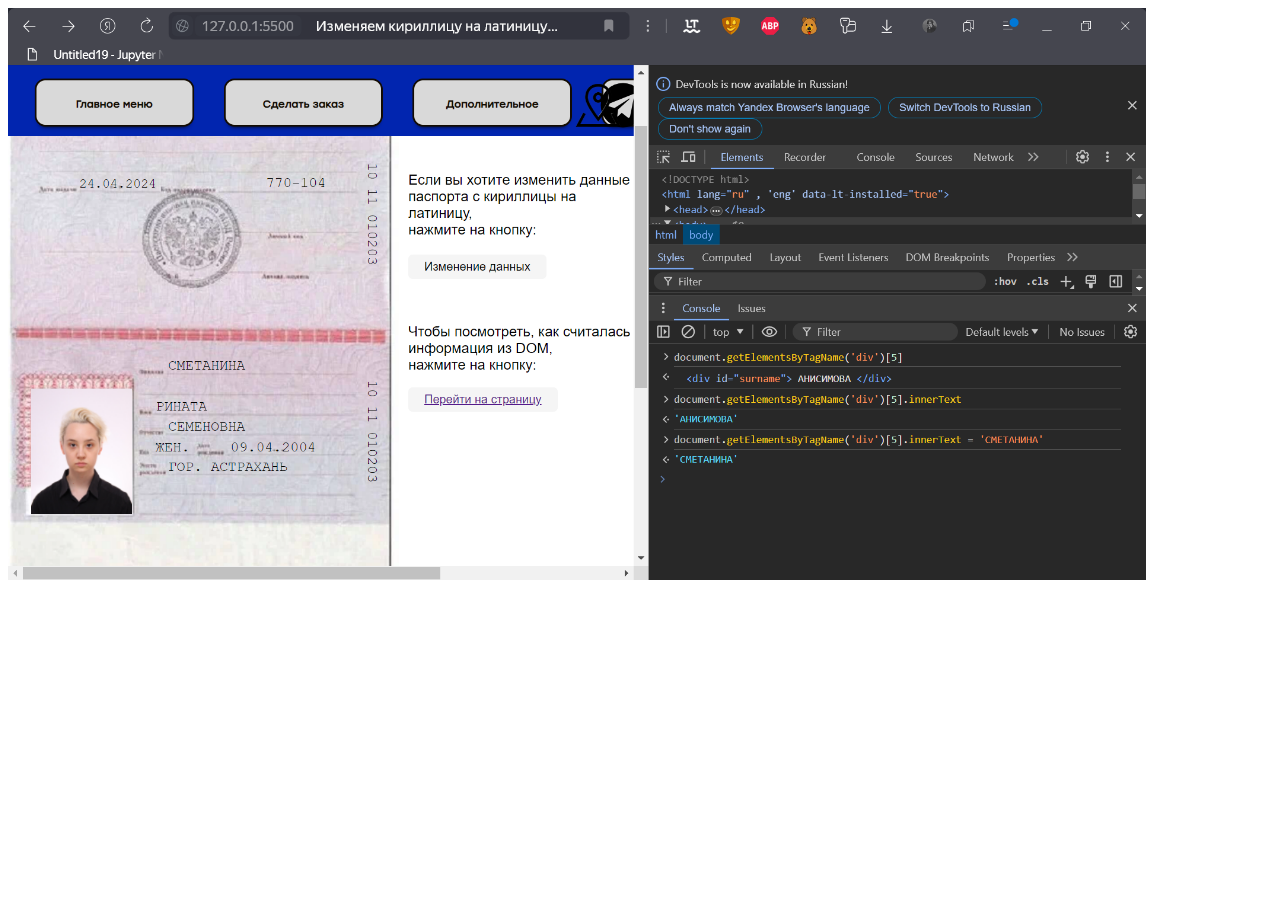
<file: dom.html>
<!DOCTYPE html>
<html lang="en", "ru">
<head>
    <meta charset="UTF-8">
    <title>DOM_JS. Считываем информацию из DOM</title>
    <style>
        img {
            height: 90%;
            width: 90%;
        }
    </style>
</head>
<body>
    <img src = 'photos/dom_screenshot1.png'>
</body>
</file>
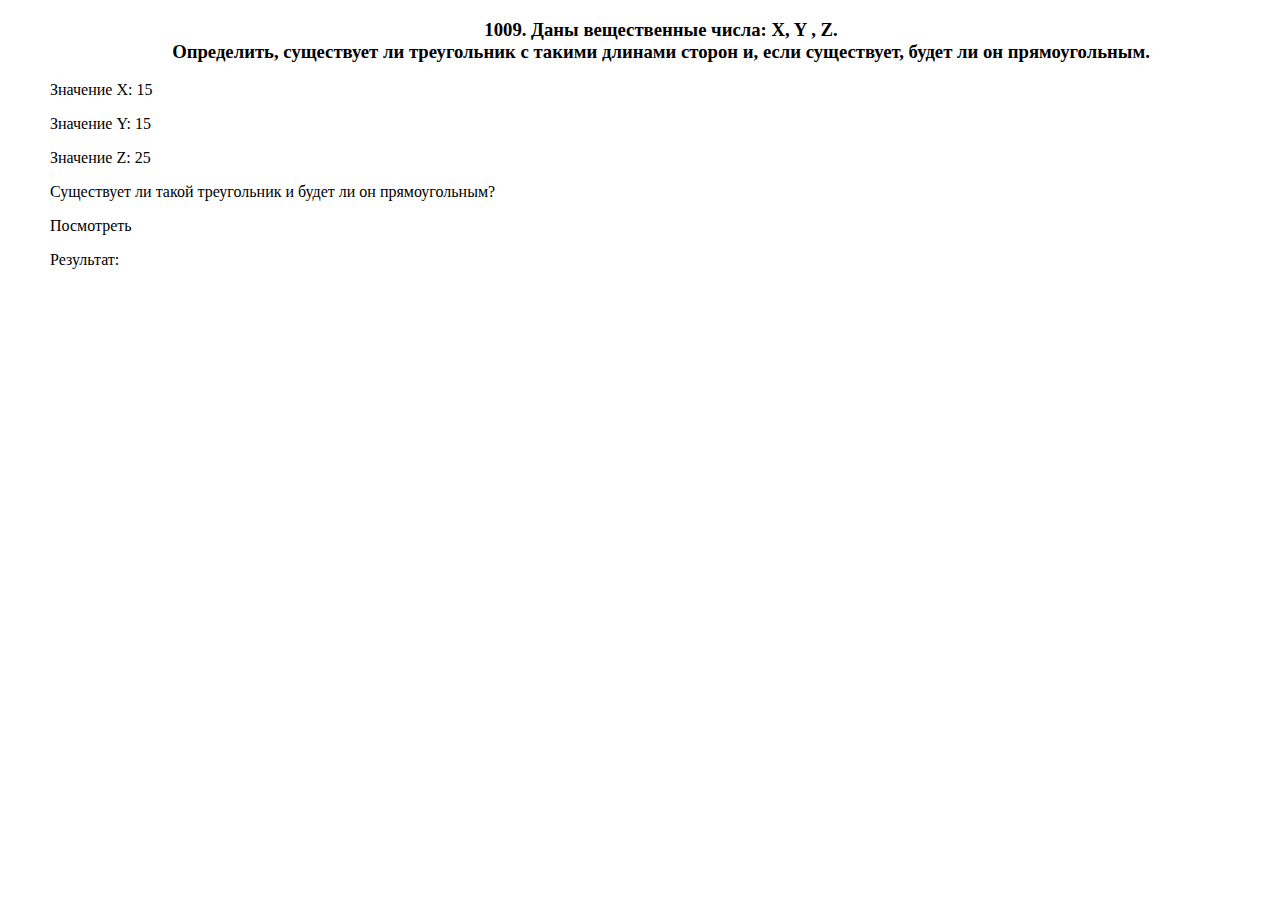
<file: js_ex.html>
<!DOCTYPE html>
<html lang = 'ru', 'eng'>
    <head>
        <meta charset = 'utf-8'>
        <title>Решение алгоритмической задачи</title>
    </head>

    <body bgcolor="FFFFFF">
        <h3 id="task" align="center">1009. Даны вещественные числа: X, Y , Z. <br>
            Определить, существует ли треугольник с такими длинами сторон и, если существует, будет ли он прямоугольным.</h3>
            <p>Значение X: <span id="x">15</span></p>
            <p>Значение Y: <span id="y">15</span></p>
            <p>Значение Z: <span id="z">25</span></p>
            <p id="checkTriangle">Существует ли такой треугольник и будет ли он прямоугольным?</p>
            <p id="check">Посмотреть</p>
            <p>Результат: <span id="result1"></span></p>
            

<script src="js_ex.js"></script>
    </body>


    <style>
        body {
            margin-left: 50px;
        }

    </style>
</file>
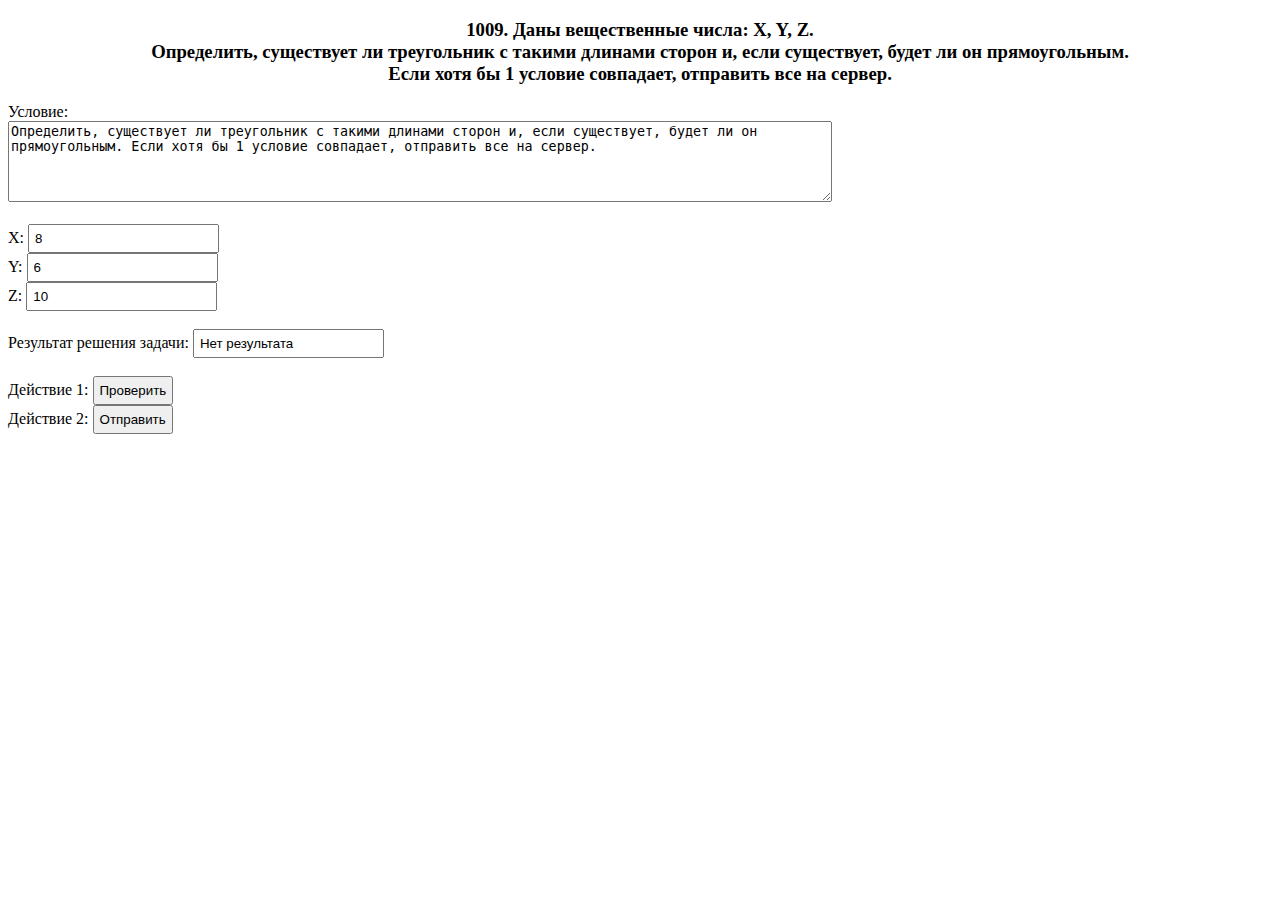
<file: js_ex2.html>
<!DOCTYPE html>
<html lang="ru">
<head>
    <meta charset="utf-8">
    <title>Решение алгоритмической задачи</title>
</head>
<body bgcolor="FFFFFF">
    <h3 id="task" align="center">1009. Даны вещественные числа: X, Y, Z.<br>
        Определить, существует ли треугольник с такими длинами сторон и, если существует, будет ли он прямоугольным.
        <br> Если хотя бы 1 условие совпадает, отправить все на сервер.
    </h3>
    <form action="https://www.google.com/search?" id="form_task" name="form_task" target="_blank">
        <input name="q" value="search" hidden>
        Условие:
        <br><textarea name="task" id="task" cols="100" rows="5">Определить, существует ли треугольник с такими длинами сторон и, если существует, будет ли он прямоугольным. Если хотя бы 1 условие совпадает, отправить все на сервер.</textarea>
        <br><br>
        X: <input type="number" name="x" id="x" value="8">
        <br>
        Y: <input type="number" name="y" id="y" value="6">
        <br>
        Z: <input type="number" name="z" id="z" value="10">
        <br><br>
        Результат решения задачи: <input type="text" id="result" name="result" value="Нет результата">
        <br><br>
        Действие 1: <input type="button" value="Проверить" id="check">
        <br>
        Действие 2: <input type="button" value="Отправить" id="send">
    </form>
<script src="js_ex2.js"></script>
</body>
</html>

<style>
    input {
        padding: 5px;
    }

</style>
</file>
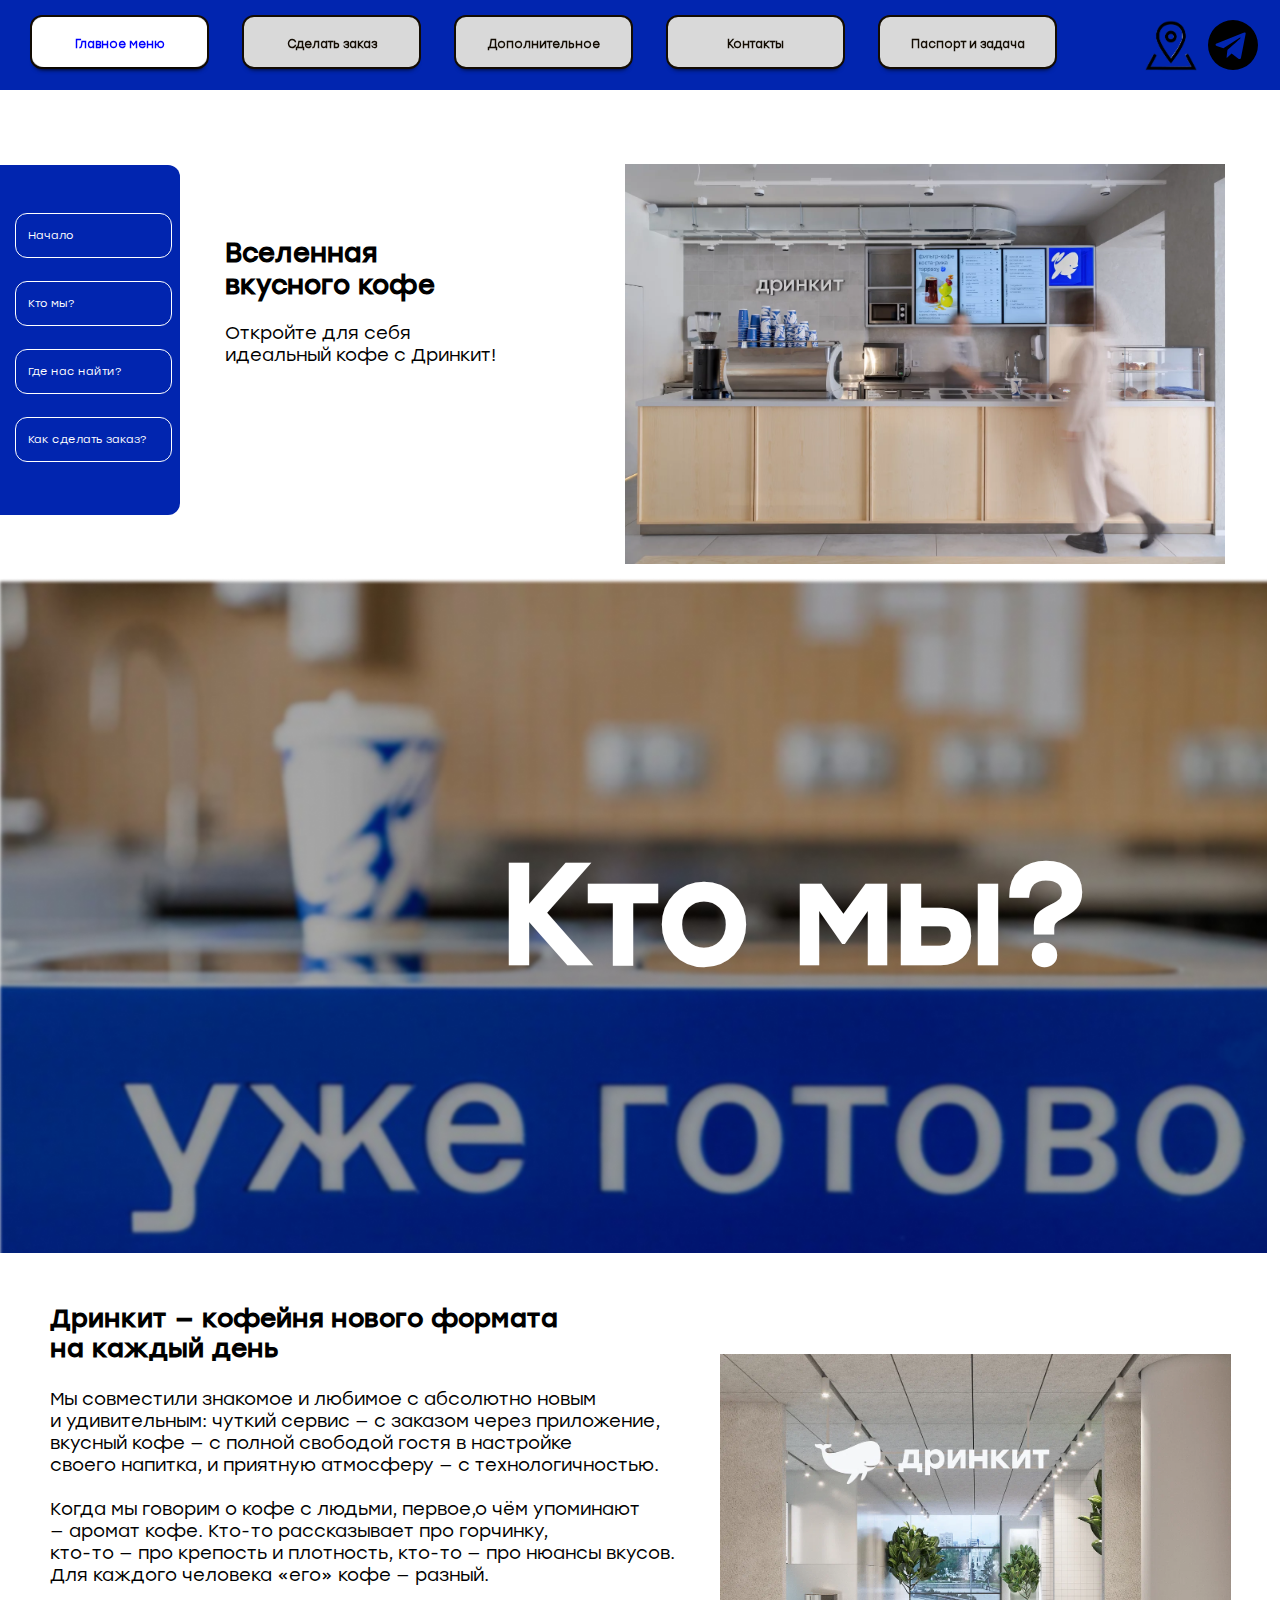
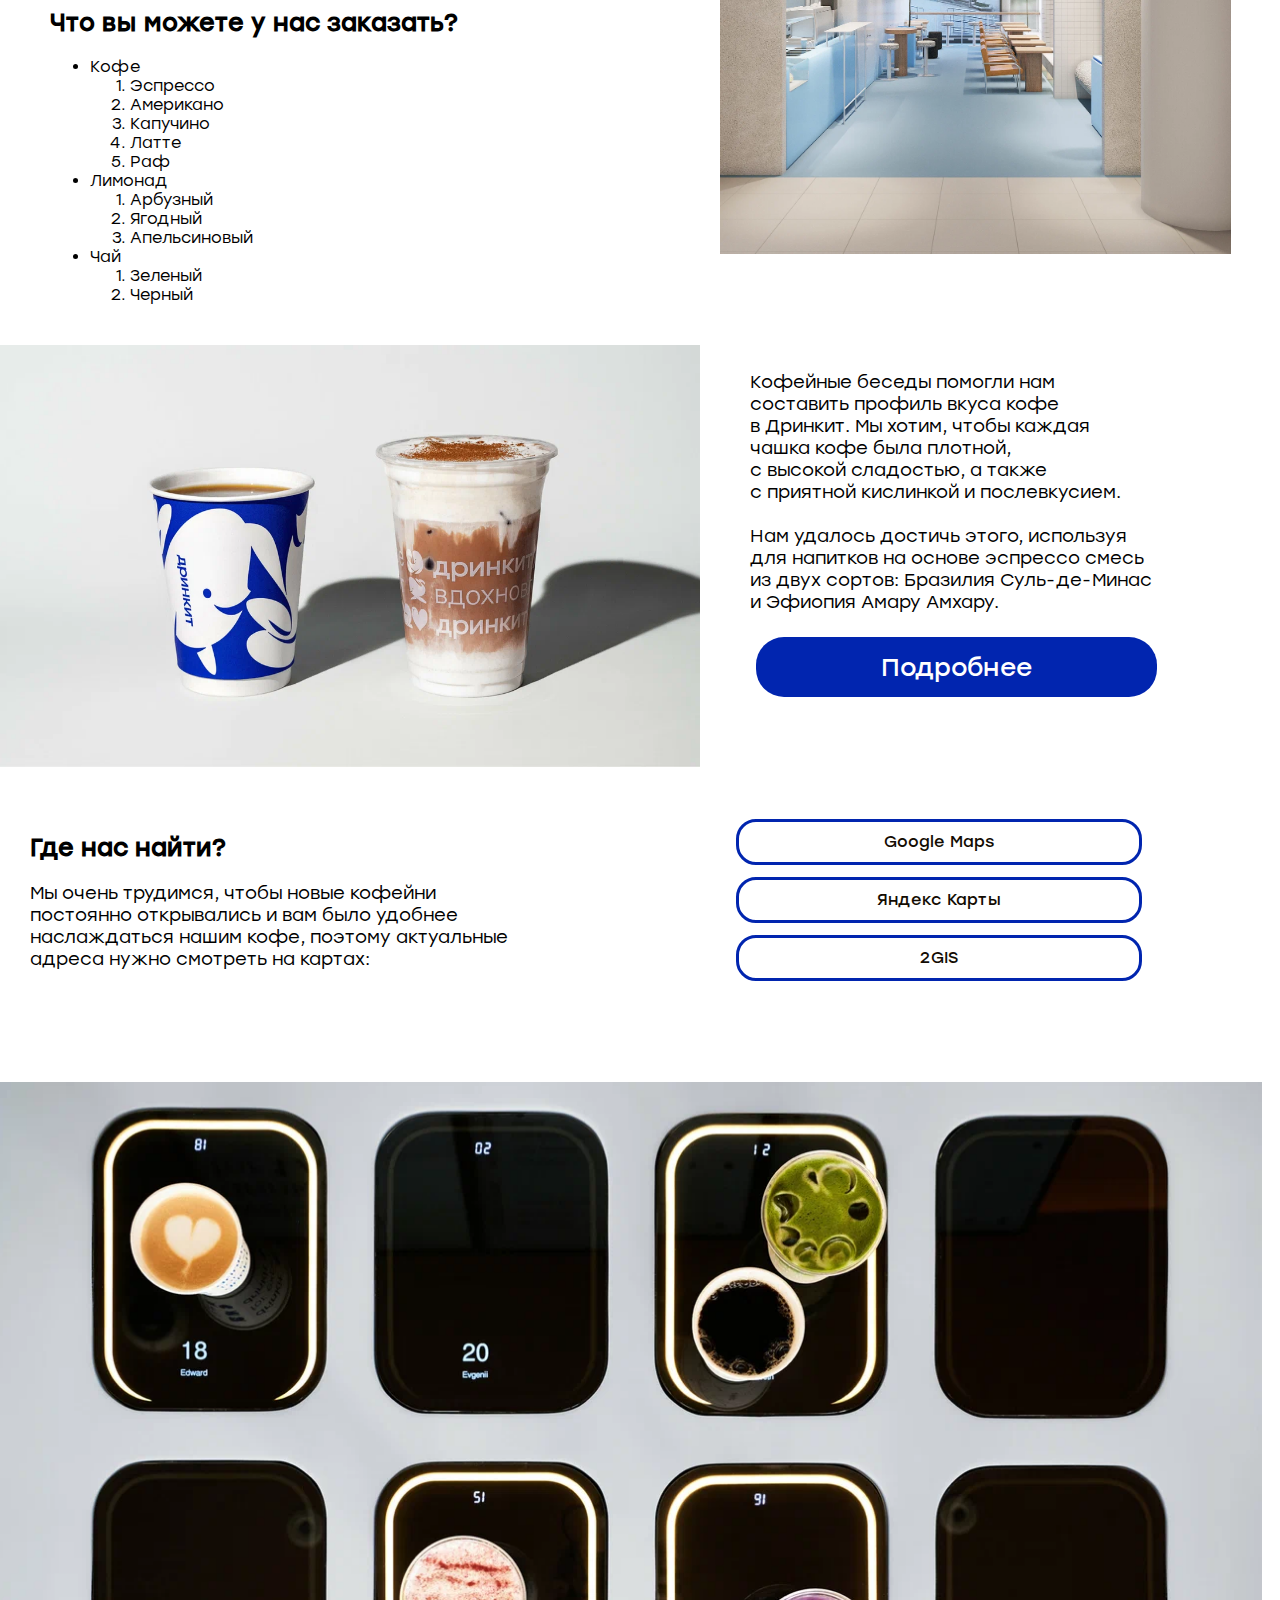
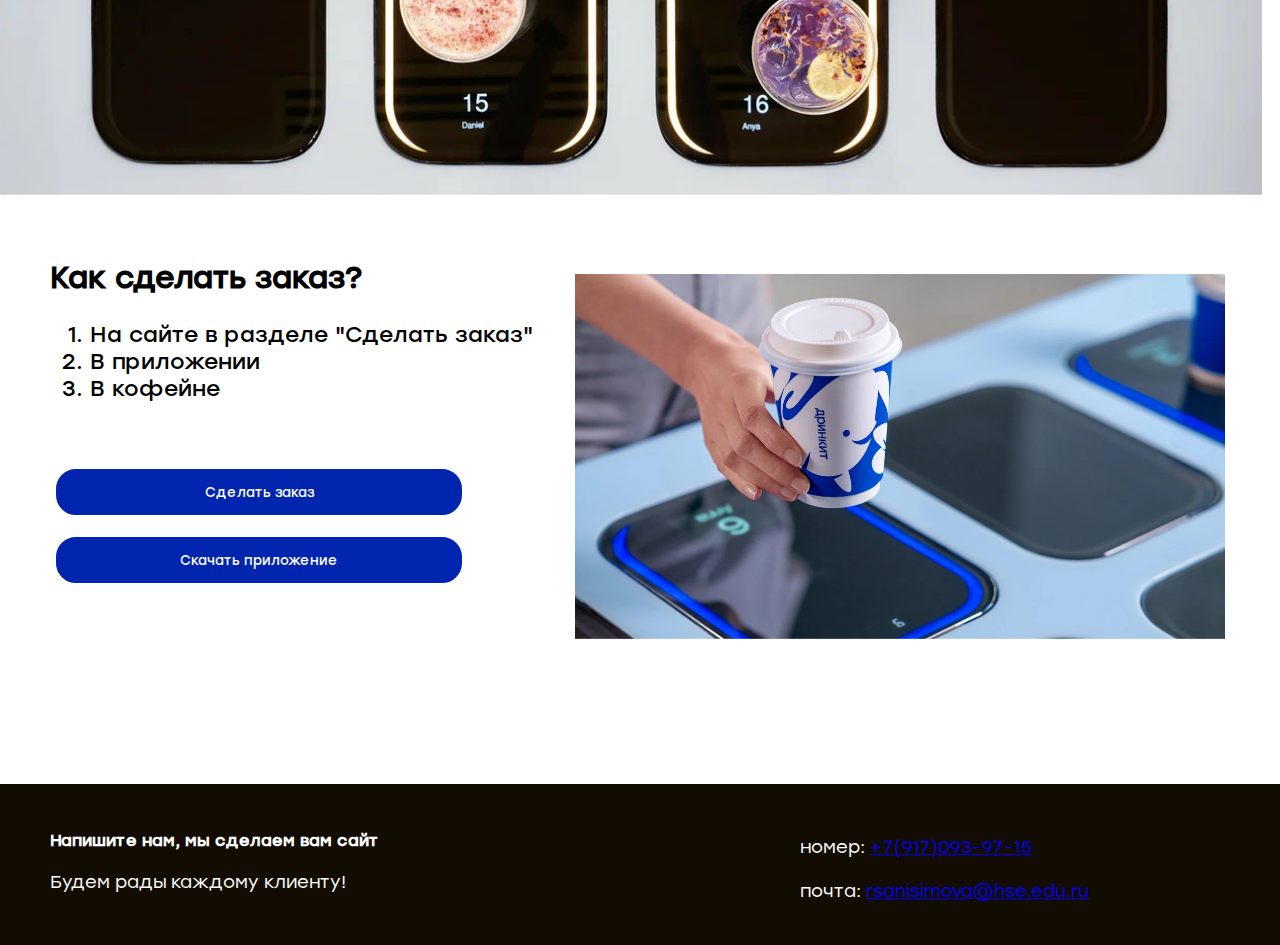
<file: main_page.html>
<!DOCTYPE html>
<html lang = 'ru', 'eng'>
    <head>
        <meta charset = 'utf-8'>
        <title>Главная страница</title>
        <link href="main_page_css.css" rel="stylesheet" type="text/css">
    </head>
    <body bgcolor="FFFFFF">
        <header>
            <nav>
                <ul>
                    <li><a href="main_page.html" class='active_nav'>Главное меню</a></li>
                    <li><a href="reg_or_log_in.html">Сделать заказ</a></li>
                    <li><a href="additional_page.html">Дополнительное</a></li>
                    <li><a href="#contacts">Контакты</a></li>
                    <li><a href="passport.html">Паспорт и задача</a></li>
                </ul>
            </nav>
            <div id="tg">
                <a href="https://t.me/rinasmetanina" target="_blank"><img src="/photos/telegram-svgrepo-com.svg" title="Значок Телеграм" alt="Напишите нам в Телеграм" id="tg_icon"></a>
            </div>
            <div id="maps">
                <a href="https://www.google.ru/maps/search/дринкит/@55.6562272,37.6017791,11z/data=!3m1!4b1?entry=ttu&g_ep=EgoyMDI0MTAyMy4wIKXMDSoASAFQAw%3D%3D" >
                    <img src="/photos/maps_icon.png" title="Значок Карт" alt="Найти Дринкит на карте" id="maps_icon"></a>
            </div>
        </header>
        <main>
            <div id ='sidebar'>
                <ul>
                    <li><a href="#section1">Начало</a></li>
                    <li><a href="#section2">Кто мы?</a></li>
                    <li><a href="#section5">Где нас найти?</a></li>
                    <li><a href="#section6">Как сделать заказ?</a></li>
                </ul>
            </div>
            <section id="section1">
                <h2>Вселенная <br> вкусного кофе</h2>
                <p>Откройте для себя <br> идеальный кофе с Дринкит!</p>
                <img src="/photos/drinkit_main.jpg" alt="Бар с бариста и покупательницей" title="Дринкит Бар">
            </section>
            <section id="section2">
                <img src="/photos/detail_darken.png" title="Кофейный стаканчик" alt="Стаканчик с кофе в качестве детали">
                <h1>Кто мы?</h2>
            </section>
            <section id ='section3'>
                        <h3>Дринкит — кофейня нового формата <br> на каждый день</h3>
                        <p>
                            Мы совместили знакомое и любимое с абсолютно новым <br>
                            и удивительным: чуткий сервис — с заказом через приложение, <br>вкусный кофе — 
                            с полной свободой гостя  в настройке <br>своего напитка, и приятную атмосферу —
                            с технологичностью. <br>
    <br>
                            Когда мы говорим о кофе с людьми, первое,о чём упоминают <br>
                            — аромат кофе. Кто-то рассказывает про горчинку, <br>
                            кто-то — про крепость и плотность, кто-то — про нюансы вкусов. 
                            <br>Для каждого человека «его» кофе — разный.</p>
                            <img src="/photos/interior2.jpg" title="Интерьер кофейни" alt="Очень светлый интерьер Дринкита">
                            <h2>Что вы можете у нас заказать?</h2>
                            <ul>
                                <li>Кофе</li>
                                <ol>
                                    <li>Эспрессо</li>
                                    <li>Американо</li>
                                    <li>Капучино</li>
                                    <li>Латте</li>
                                    <li>Раф</li>
                                </ol>
                                <li>Лимонад</li>
                                <ol>
                                    <li>Арбузный</li>
                                    <li>Ягодный</li>
                                    <li>Апельсиновый</li>
                                </ol>
                                <li>Чай</li>
                                <ol>
                                    <li>Зеленый</li>
                                    <li>Черный</li>
                                </ol>
                            </ul>
            </section>
            <section id="section4">
                <img src="/photos/drinks.jpg" title="Два стакана с кофе" alt="Два стаканчика кофе: американо и айс-латте">
                <p>Кофейные беседы помогли нам <br> составить профиль вкуса кофе <br>
                    в Дринкит. Мы хотим, чтобы каждая<br> 
                    чашка кофе была плотной, <br>
                    с высокой сладостью, а также <br>
                    с приятной кислинкой и послевкусием.
                    <br>
                    <br>
                    Нам удалось достичь этого, используя <br> 
                    для напитков на основе эспрессо смесь <br>
                    из двух сортов: Бразилия Суль-де-Минас <br>
                    и Эфиопия Амару Амхару.</p>
                    <button><a href="additional_page.html" target="_blank">Подробнее</a></button>
            </section>
            <section id="section5">
                <h2>Где нас найти?</h2>
                <p>Мы очень трудимся, чтобы новые кофейни  <br>
                    постоянно открывались и вам было удобнее <br>
                    наслаждаться нашим кофе, поэтому актуальные <br>
                    адреса нужно смотреть на картах:</p>
                <button id="gm">
                    <a href="https://www.google.ru/maps/search/Дринкит/@55.7545315,37.6176631,11z/data=!3m1!4b1?entry=ttu&g_ep=EgoyMDI0MTAxNC4wIKXMDSoASAFQAw%3D%3D" target="_blank">
                        Google Maps</a></button>
                <button id="yam">
                    <a href="https://yandex.ru/maps/213/moscow/chain/drinkit/207877153219/?ll=37.568467%2C55.725282&sll=37.617700%2C55.755863&sspn=1.288147%2C0.405801&z=11" target="_blank">
                        Яндекс Карты</a></button>
                <button id="g2">
                    <a href="https://2gis.ru/moscow/branches/70000001044859308" target="_blank">
                    2GIS</a></button>
            </section>
            <img src="/photos/details.jpg" title="Стол выдачи кофе" alt="Стол выдачи кофе с 5 кружками" id="details">
            <section id="section6">
                <h2>Как сделать заказ?</h2>
                <ol>
                    <li>На сайте в разделе "Сделать заказ"</li>
                    <li>В приложении</li>
                    <li>В кофейне</li>
                </ol>
                <img src="/photos/coffee_is_ready.jpg" title="Готовый кофе держат в руках" alt="Бариста держит стакан с кофе">
                <button id="to_catalogue"><a href="reg_or_log_in.html">Сделать заказ</a></button>
                <button id="button_to_download">
                    <a href="https://drinkit.onelink.me/sGRP/l3f0idqc" target="_blank">Скачать приложение</a></button>
                
            </section>
        </main>



        <footer>
            <h4>Напишите нам, мы сделаем вам сайт</h4>
                <p>Будем рады каждому клиенту!</p>
            <p id="contacts">номер: <a href="tel+7(917)093-97-15">+7(917)093-97-15</a>
                <br>
                <br>
                почта: <a href = ‘mailto:rsanisimova@hse.edu.ru’>rsanisimova@hse.edu.ru</a> 
                <br>

            </p>
        </footer>
    </body>
</file>
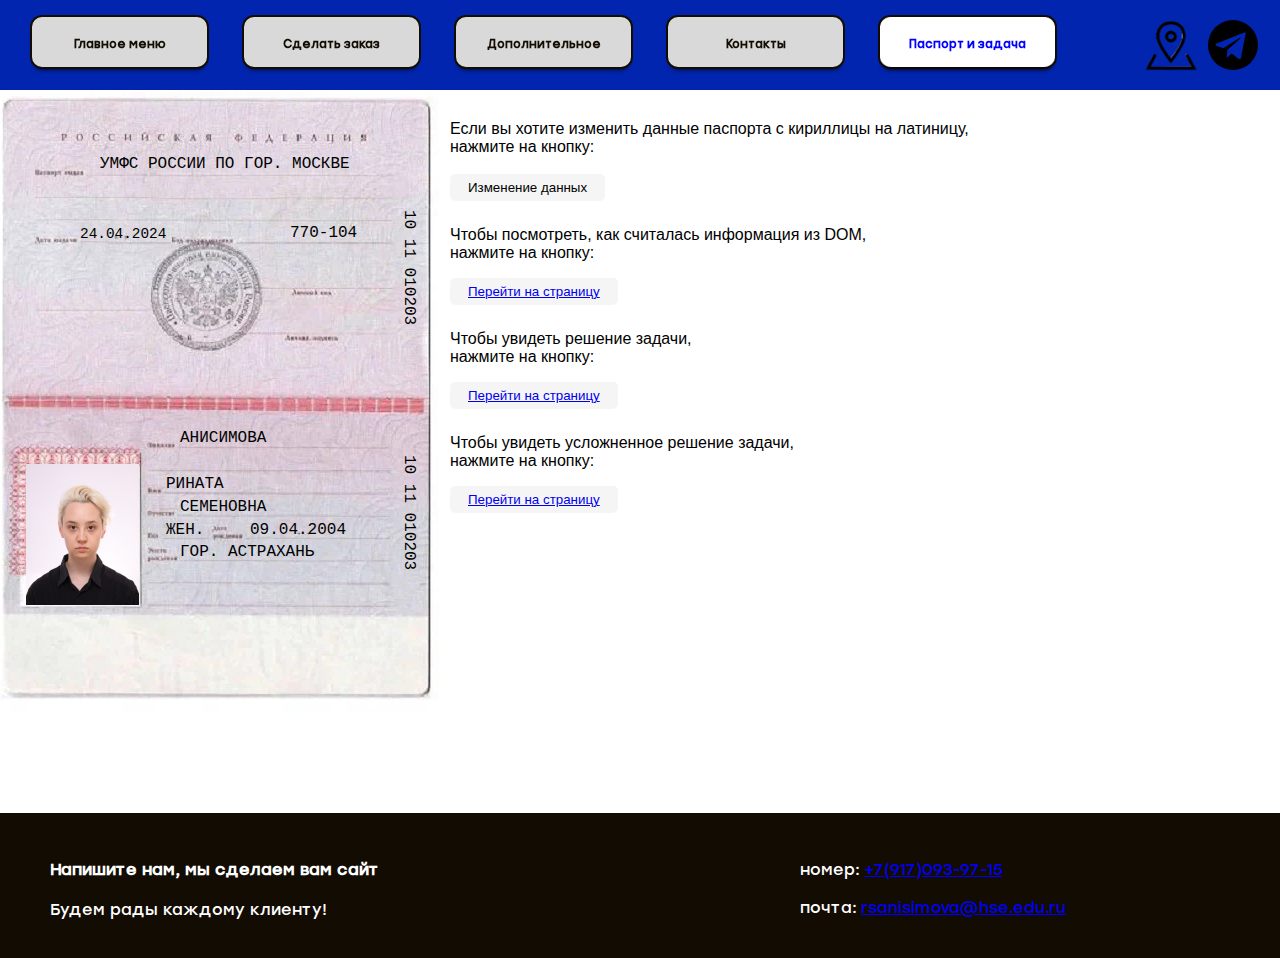
<file: passport.html>
<!DOCTYPE html>
<html lang = 'ru', 'eng'>
    <head>
        <meta charset = 'utf-8'>
        <title>Изменяем кириллицу на латиницу по клику</title>
        <link href="passportcss.css" rel="stylesheet" type="text/css">
    </head>
    <body> 
        <header>
            <nav>
                <ul>
                    <li><a href="index.html">Главное меню</a></li>
                    <li><a href="catalogue_cart.html">Сделать заказ</a></li>
                    <li><a href="additional_page.html">Дополнительное</a></li>
                    <li><a href="#contacts">Контакты</a></li>
                    <li><a href="passport.html" class='active_nav'>Паспорт и задача</a></li>
                </ul>
            </nav>
            <div id="tg">
                <a href="https://t.me/rinasmetanina" target="_blank"><img src="/photos/telegram-svgrepo-com.svg" alt="Напишите нам в Телеграм" id="tg_icon"></a>
            </div>
            <div id="maps">
                <a href="https://www.google.ru/maps/search/дринкит/@55.6562272,37.6017791,11z/data=!3m1!4b1?entry=ttu&g_ep=EgoyMDI0MTAyMy4wIKXMDSoASAFQAw%3D%3D" >
                    <img src="/photos/maps_icon.png" alt="Найти Дринкит на карте" id="maps_icon"></a>
            </div>
            
        </header>
        <div class="block1">
            УМФС РОССИИ ПО ГОР. МОСКВЕ
        </div>
        <div class="block2">
            24.04.2024
        </div>
        <div class="block3">
            770-104
        </div>
        <div id="surname">
        АНИСИМОВА
        </div>
        <div id="name">
        РИНАТА
        </div>
        <div id="patronic">
        СЕМЕНОВНА
        </div>
        <div class="sex">
            ЖЕН.
        </div>
        <div id="date_of_birth">
            09.04.2004
        </div>
        <div class="city">ГОР. АСТРАХАНЬ</div>
        <div class="photo"><img src = 'photos/pass_photo.png'></img></div>
        <div class="block4">10 11 010203</div>
        <div class="block5">10 11 010203</div>
        <div class="button_to_change">
            Если вы хотите изменить данные паспорта с кириллицы на латиницу, <br>нажмите на кнопку:
            <br>
            <br>
            <button id="cyril_to_latin">Изменение данных</button>
        </div>
        <div class="dom">
        <p>Чтобы посмотреть, как считалась информация из DOM, <br>нажмите на кнопку:</p>
        <button id = 'go_to_dom'><a href='dom.html'>Перейти на страницу</a></button>
    </div>

    <div class="js_ex">
        <p>Чтобы увидеть решение задачи, <br>нажмите на кнопку:</p>
        <button id = 'go_to_js'><a href='js_ex.html'>Перейти на страницу</a></button>
    </div>

    <div class="js_ex2">
        <p>Чтобы увидеть усложненное решение задачи, <br>нажмите на кнопку:</p>
        <button id = 'go_to_js2'><a href='js_ex2.html'>Перейти на страницу</a></button>
    </div>

    <footer>
        <h4>Напишите нам, мы сделаем вам сайт</h4>
            <p>Будем рады каждому клиенту!</p>
        <p id="contacts">номер: <a href="tel+7(917)093-97-15">+7(917)093-97-15</a>
            <br>
            <br>
            почта: <a href = ‘mailto:rsanisimova@hse.edu.ru’>rsanisimova@hse.edu.ru</a> 
            <br>

        </p>
    </footer>
    <script src='passport_script.js'></script>
    </body>
</file>
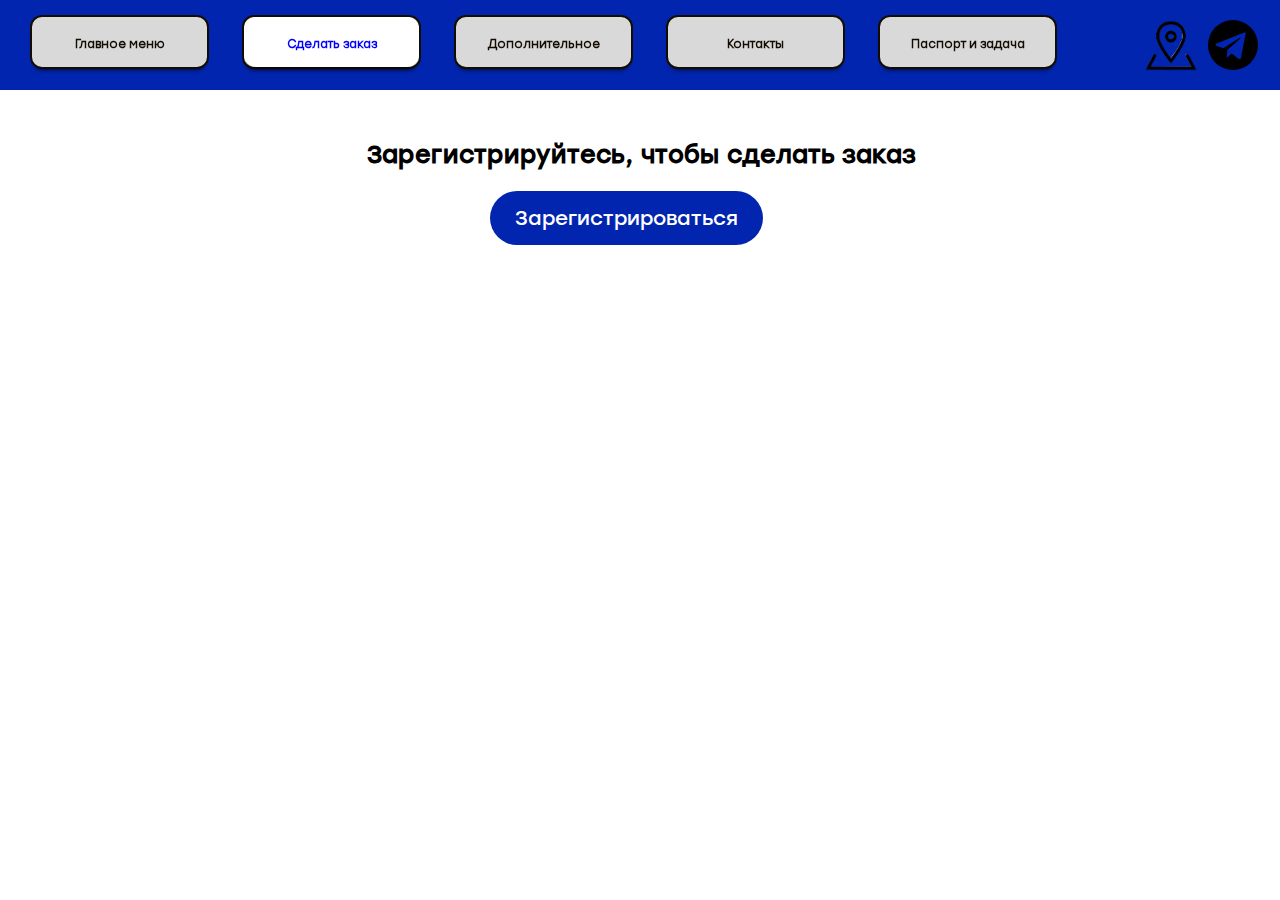
<file: reg_or_log_in.html>
<!DOCTYPE html>
<html lang = 'ru', 'eng'>
    <head>
        <meta charset = 'utf-8'>
        <title>Главная страница</title>
        <link href="reg_or_log_in.css" rel="stylesheet" type="text/css">
    </head>
    <body bgcolor="FFFFFF">
        <header>
            <nav>
                <ul>
                    <li><a href="index.html">Главное меню</a></li>
                    <li><a href="reg_or_log_in.html" class='active_nav'>Сделать заказ</a></li>
                    <li><a href="additional_page.html">Дополнительное</a></li>
                    <li><a href="#contacts">Контакты</a></li>
                    <li><a href="passport.html">Паспорт и задача</a></li>
                </ul>
            </nav>
            <div id="tg">
                <a href="https://t.me/rinasmetanina" target="_blank"><img src="/photos/telegram-svgrepo-com.svg" alt="Напишите нам в Телеграм" id="tg_icon"></a>
            </div>
            <div id="maps">
                <a href="https://www.google.ru/maps/search/дринкит/@55.6562272,37.6017791,11z/data=!3m1!4b1?entry=ttu&g_ep=EgoyMDI0MTAyMy4wIKXMDSoASAFQAw%3D%3D" >
                    <img src="/photos/maps_icon.png" alt="Найти Дринкит на карте" id="maps_icon"></a>
            </div>
            
        </header>

        <section class="form_to_reg">
        <h2>Зарегистрируйтесь, чтобы сделать заказ</h2>
        <button id = 'reg'><a href="register.html">Зарегистрироваться</a></button>
    </section>
</file>
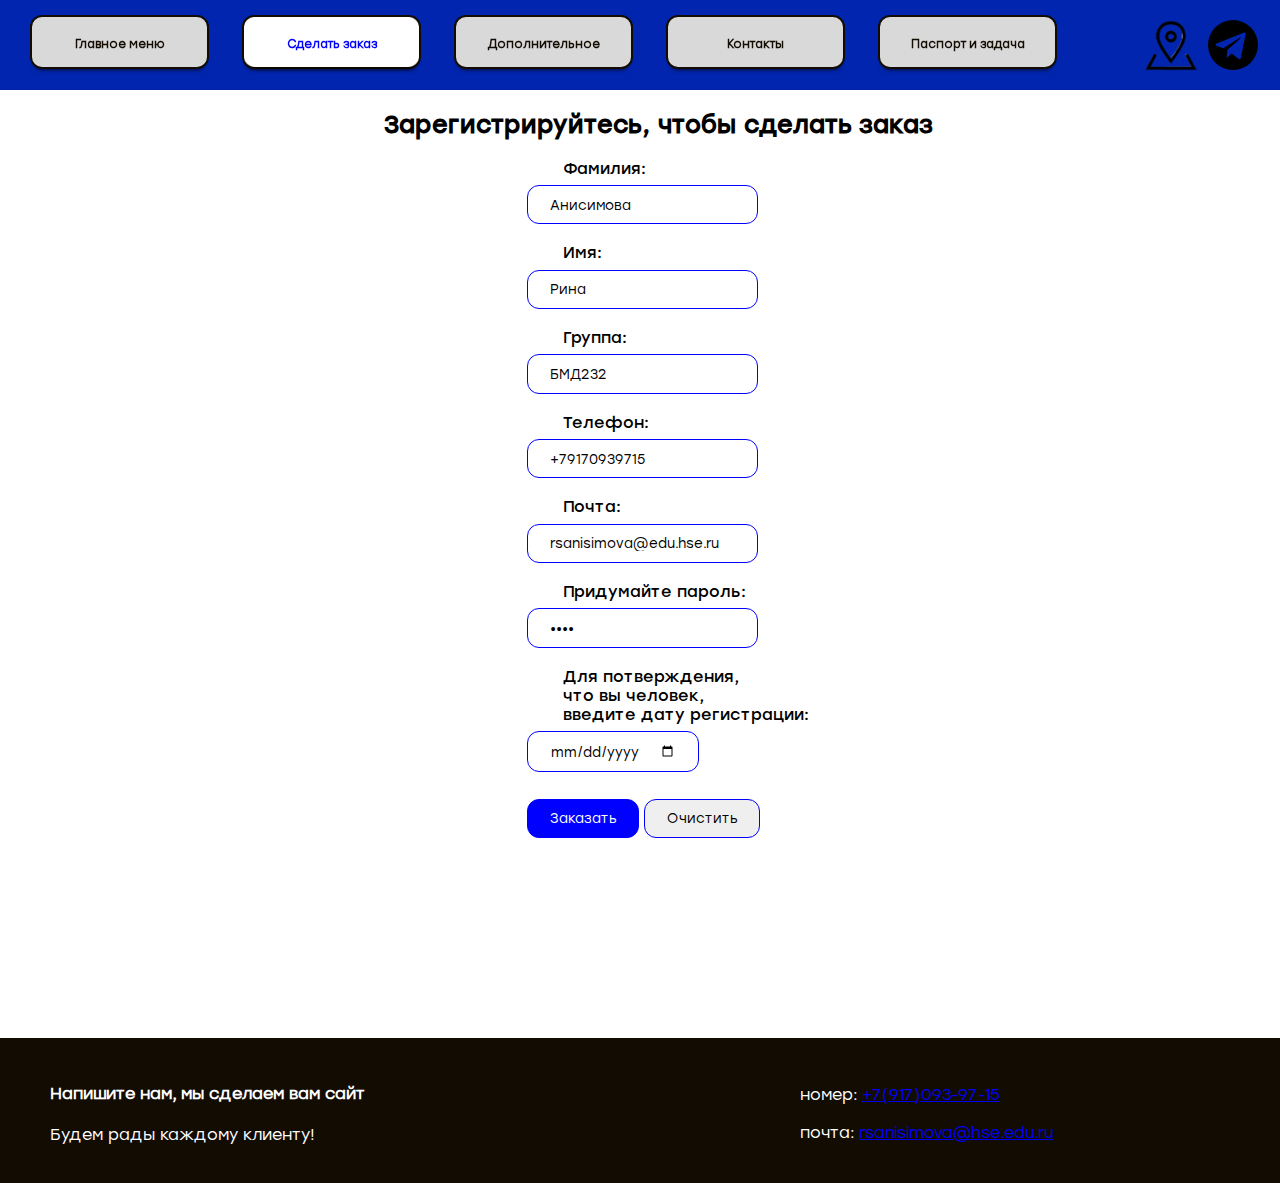
<file: register.html>
<!DOCTYPE html>
<html lang = 'ru', 'eng'>
    <head>
        <meta charset = 'utf-8'>
        <title>Главная страница</title>
        <link href="register.css" rel="stylesheet" type="text/css">
    </head>
    <body bgcolor="FFFFFF">
        <header>
            <nav>
                <ul>
                    <li><a href="index.html">Главное меню</a></li>
                    <li><a href="reg_or_log_in.html" class='active_nav'>Сделать заказ</a></li>
                    <li><a href="additional_page.html">Дополнительное</a></li>
                    <li><a href="#contacts">Контакты</a></li>
                    <li><a href="passport.html">Паспорт и задача</a></li>
                </ul>
            </nav>
            <div id="tg">
                <a href="https://t.me/rinasmetanina" target="_blank"><img src="/photos/telegram-svgrepo-com.svg" alt="Напишите нам в Телеграм" id="tg_icon"></a>
            </div>
            <div id="maps">
                <a href="https://www.google.ru/maps/search/дринкит/@55.6562272,37.6017791,11z/data=!3m1!4b1?entry=ttu&g_ep=EgoyMDI0MTAyMy4wIKXMDSoASAFQAw%3D%3D" >
                    <img src="/photos/maps_icon.png" alt="Найти Дринкит на карте" id="maps_icon"></a>
            </div>
            
        </header>

<section class = 'form_to_reg'>
    <h2>Зарегистрируйтесь, чтобы сделать заказ</h2>
    <form action="https://www.google.com/search?" id="Reg" name ="Reg" target="_blank">
        <input type="hidden"  name="q" value="search">
        Фамилия:
        <br>
        <input type="text" name="surname" value="Анисимова">
        <br>
        <br>
        Имя:
        <br>
        <input type="text" name="name" value="Рина">
        <br>
        <br>
        Группа:
        <br>
        <input type="text" name="group" value="БМД232">
        <br>
        <br>
        Телефон:
        <br>
        <input type="text" name="phone number" value="+79170939715">
        <br>
        <br>
        Почта:
        <br>
        <input type="text" name="email" value="rsanisimova@edu.hse.ru">
        <br>
        <br>
        Придумайте пароль:
        <br>
        <input type="password" name="password" value="0987">
        <br>
        <br>
        Для потверждения, <br>что вы человек, <br>введите дату регистрации:
        <br>
        <input type="date" name="user_date"  value='06.11.2024'>
        
        <br>
        <br>
        <a href="thanking_for_order.html"><input type="Submit" id="submit"  value="Заказать"></a>
        <input type="Reset"  id="reset"  value="Очистить"></a>


    </form>
</section>


<footer>
    <h4>Напишите нам, мы сделаем вам сайт</h1>
        <p>Будем рады каждому клиенту!</p>
    <p id="contacts">номер: <a href="tel+7(917)093-97-15">+7(917)093-97-15</a>
        <br>
        <br>
        почта: <a href = ‘mailto:rsanisimova@hse.edu.ru’>rsanisimova@hse.edu.ru</a> 
        <br>

    </p>
</footer>

<script>
    document.getElementById('submit').onclick = function() {
        setInterval(function()
    {
        window.location.href = 'catalogue_cart.html';
    }, 5*100);
    }
</script>
</file>
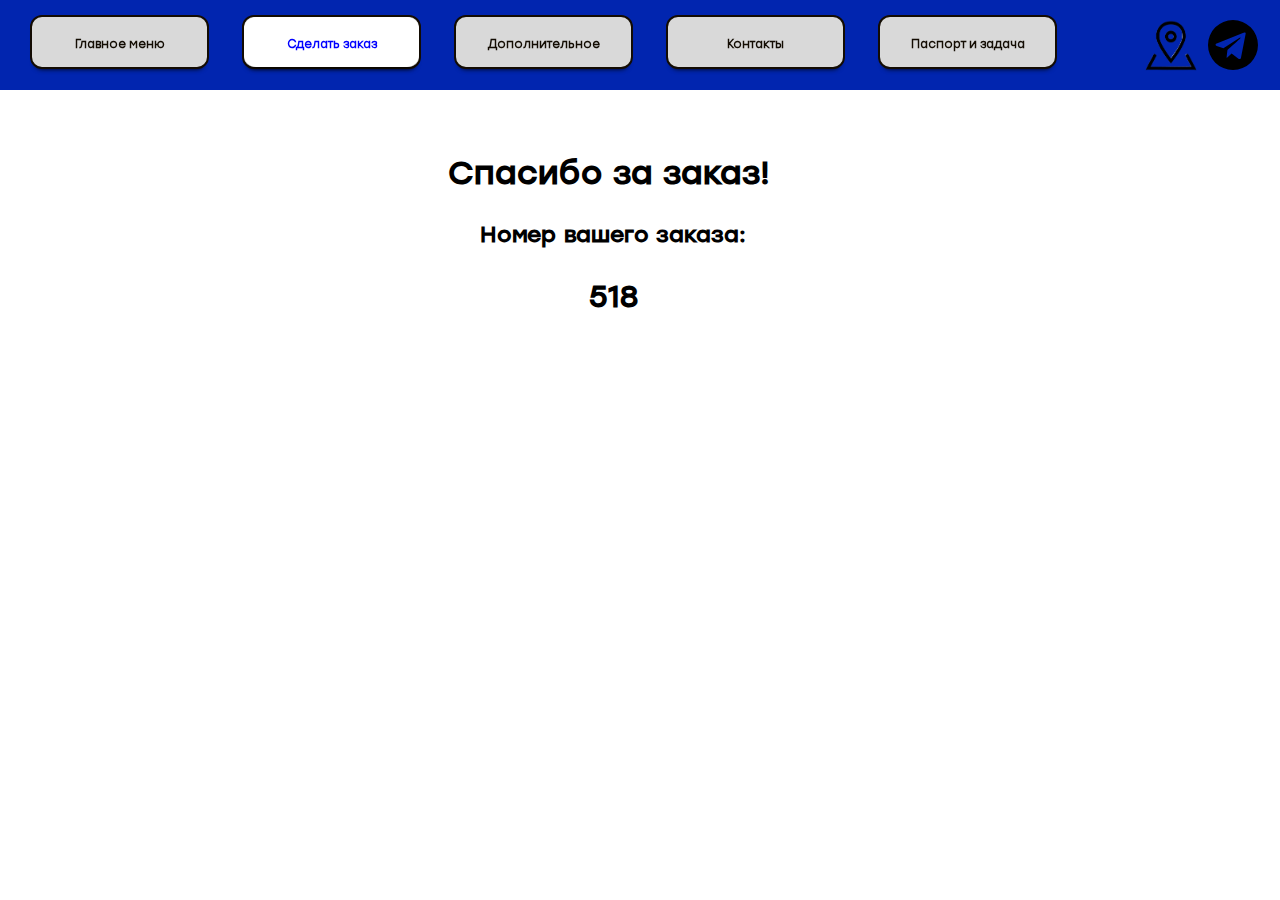
<file: thanking_for_order.html>
<!DOCTYPE html>
<html lang = 'ru', 'eng'>
    <head>
        <meta charset = 'utf-8'>
        <title>Главная страница</title>
        <link href="register.css" rel="stylesheet" type="text/css">
    </head>
    <body bgcolor="FFFFFF">
        <header>
            <nav>
                <ul>
                    <li><a href="index.html">Главное меню</a></li>
                    <li><a href="catalogue_cart.html" class='active_nav'>Сделать заказ</a></li>
                    <li><a href="additional_page.html">Дополнительное</a></li>
                    <li><a href="#contacts">Контакты</a></li>
                    <li><a href="passport.html">Паспорт и задача</a></li>
                </ul>
            </nav>
            <div id="tg">
                <a href="https://t.me/rinasmetanina" target="_blank"><img src="/photos/telegram-svgrepo-com.svg" alt="Напишите нам в Телеграм" id="tg_icon"></a>
            </div>
            <div id="maps">
                <a href="https://www.google.ru/maps/search/дринкит/@55.6562272,37.6017791,11z/data=!3m1!4b1?entry=ttu&g_ep=EgoyMDI0MTAyMy4wIKXMDSoASAFQAw%3D%3D" >
                    <img src="/photos/maps_icon.png" alt="Найти Дринкит на карте" id="maps_icon"></a>
            </div>
            
        </header>

        <h1>Спасибо за заказ!</h1>
        <h4>Номер вашего заказа:</h4> <h3 id="random_number"></h3>

<script>
    function generateRandomNumber(min, max) {
        return Math.floor (Math.random()*(max - min + 1))+min;
    }

    document.getElementById('random_number').textContent = generateRandomNumber(1, 1000);

</script>

        <style>
            /* подключаю шрифт Stolz Regular */
@font-face {
    font-family: 'Stolz Regular';
    src: local('Stolz'),
         url('/fonts/stolzl_regular.woff2') format('woff2'), 
         url('/fonts/stolzl_regular.woff') format('woff');
  }
/* Stolz Book */
@font-face {
	font-family: 'Stolz Book';
	src: local('Stolz Book'),
		url('/fonts/stolzl_book.woff2') format('woff2'), 
		url('/fonts/stolzl_book.woff') format('woff');
}
:target:before {
    content: "";
    display: block;
    height: 80px; /* высота заголовка */
    margin: -80px 0 0; /* компенсация отступа */
  }

body, html {
    margin: 0;
    padding: 0;
    height: 100%;
    width: 100%;
    font-family: 'Stolz Regular';
}

header {
    background-image: url('/photos/header_bg.png');
    margin-top: 0px;
    height: 90px;
    width: auto;
    position: relative;
}


nav {
    background-image: url('/photos/header_bg.png');
    margin-top: 0px;
    height: 50px;
    width: 1440px;
    text-align: left;
    font-size: 11.5px;
    padding: 15px 15px;
    font-weight:bolder;
    font-family: 'Stolz Regular';
    position:fixed;
}

nav ul {
    
    list-style-type: none;
    margin: 0px;
    padding: 0px;
    color: #130C03;

}
nav li {
    margin-left: 100px;
    display: inline-block;
    border: 2px solid #130C03;
    background-color: #D9D9D9;
    text-align: center;
    margin: 0px 15px;
    border-radius: 12px;
    box-shadow: 0 5px 5px -5px black;
    width: 175px;
    height: 50px;
}
nav li:hover{
    background-color: #FFFFFF;

}

nav li a {
    text-decoration: none;
    color:#130C03;
    display:block;
    padding: 20px 20px;
}

nav li a:hover{
    color:blue
}

.active_nav {
    background-color: #FFFFFF;
    color: blue;
    border-radius: 12px;
    box-shadow: 0 5px 5px -5px black;
    width: 135px;
    height: 10px;
}

#main_page {
    padding: 6px 18px;
    border: 0;
    border-radius: 5px;
    background-color: whitesmoke; 
}

#tg {
    position: absolute;
    margin-left: 94%;
    margin-top: 15px;
    position: fixed;
}
#tg_icon {
    width: 60px;
    height: 60px;
}

#maps {
    position: absolute;
    margin-left: 88%;
    margin-top: 20px;
    position: fixed;
}
#maps_icon {
    width: 90px;
}
            footer {
    margin-top: 200px;
    padding: 25px 50px;
    background-color: #130C03;
    color:#FFFFFF;
}

footer #contacts {
    margin-left: 750px;
    margin-top: -75px;
}

h1 {
    margin-left: 35%;
    margin-top: 5%;
}

h4 {
    margin-left: 37.5%;
    font-size: 22px;
}

h3 {
    margin-left: 46%;
    font-size: 30px;
}

        </style>
</file>
<file: style.css>
/* подключаю шрифт Stolz Regular */
@font-face {
    font-family: 'Stolz Regular';
    src: local('Stolz'),
         url('/fonts/stolzl_regular.woff2') format('woff2'), 
         url('/fonts/stolzl_regular.woff') format('woff');
  }
/* Stolz Book */
@font-face {
	font-family: 'Stolz Book';
	src: local('Stolz Book'),
		url('/fonts/stolzl_book.woff2') format('woff2'), 
		url('/fonts/stolzl_book.woff') format('woff');
}

:target:before {
    content: "";
    display: block;
    height: 80px; /* высота заголовка */
    margin: -80px 0 0; /* компенсация отступа */
  }

body, html {
    margin: 0;
    padding: 0;
    height: 100%;
    width: 100%;
}

header {
    background-image: url('/photos/header_bg.png');
    margin-top: 0px;
    height: 90px;
    width: auto;
    position: relative;
}


nav {
    background-image: url('/photos/header_bg.png');
    margin-top: 0px;
    height: 50px;
    width: 1440px;
    text-align: left;
    font-size: 11.5px;
    padding: 15px 15px;
    font-weight:bolder;
    font-family: 'Stolz Regular';
    position:fixed;
}

nav ul {
    
    list-style-type: none;
    margin: 0px;
    padding: 0px;
    color: #130C03;

}
nav li {
    margin-left: 100px;
    display: inline-block;
    border: 2px solid #130C03;
    background-color: #D9D9D9;
    text-align: center;
    margin: 0px 15px;
    border-radius: 12px;
    box-shadow: 0 5px 5px -5px black;
    width: 175px;
    height: 50px;
}
nav li:hover{
    background-color: #FFFFFF;

}

nav li a {
    text-decoration: none;
    color:#130C03;
    display:block;
    padding: 20px 20px;
}

nav li a:hover{
    color:blue
}

.active_nav {
    background-color: #FFFFFF;
    color: blue;
    border-radius: 12px;
    box-shadow: 0 5px 5px -5px black;
    width: 135px;
    height: 10px;
}

ol, ul {
    font-family: 'Stolz Book';
}

#main_page {
    padding: 6px 18px;
    border: 0;
    border-radius: 5px;
    background-color: whitesmoke; 
}

#tg {
    position: absolute;
    margin-left: 94%;
    margin-top: 15px;
    position: fixed;
}
#tg_icon {
    width: 60px;
    height: 60px;
}

#maps {
    position: absolute;
    margin-left: 88%;
    margin-top: 20px;
    position: fixed;
}
#maps_icon {
    width: 90px;
}

#sidebar {
    margin: 75px 75px 0px 0px;
    width: 180px;
    height: 350px;
    background-color: #0125AF;
    font-family: 'Stolz Regular';
    border-top-right-radius: 12px;
    border-bottom-right-radius: 12px;
}

#sidebar ul {
    list-style-type: none;
    text-align: left;
    padding-top: 25px;
    padding-bottom: 50px;
    padding-left: 15px;
}

#sidebar li {
    margin: 23px 8px 10px 0px;
    font-size: 11px;
    padding: 0px;
    border-radius: 12px;
    border: 1.5px solid #FFFFFF;

}


#sidebar li a {
    display:block;
    color: #FFFFFF;
    text-decoration: none;
    padding: 15px 12px;
}

#sidebar li:hover{
    color: #0125AF;
    background-color: #FFFFFF;

}

#sidebar li a:hover {
    color: #0125AF;
}


#section1{
    margin-top: -300px;
    margin-left: 225px;
}

h1, h2, h3, h4 {
    font-family: 'Stolz Regular';
}
#section1 img {
    width: 600px;
    height: auto;
    margin-top: -220px;
    margin-left:400px;
}

#section1 h2 {
    font-size: 26px;
}

p {
    font-family: 'Stolz Book';
    font-size: 18px;
}

#section2 {
    height: 675px;
    overflow:hidden;
    margin: 10px 0px 0px 0px;
}

#section2 h1{
    font-family: 'Stolz Regular';
    font-size: 140px;
    color:#FFFFFF;
    margin-top: -475px;
    margin-left: 500px;
}

#section2 img {
    width:99vw;

}

#section3 {
    margin-left: 50px;
    margin-right: 10px;
    margin-top: 100px;

}
#section3 h3 {
    font-size: 25px;
    margin-top: -50px;
}

#section3 p {
    display: block;

}

#section3 img {
    height: 500px;
    margin-left: 670px;
    margin-top: -250px;
}

#section3 h2 {
    margin-top: -250px;
}

#section4 img {
    margin-left: -50px;
    margin-top: 25px;
    width: 750px;
}

#section4 p {
    margin-top: -400px;
    margin-left: 750px;
}

#section4 button {
    margin-top: 20px;
    margin-left: 750px; 
    font-family: 'Stolz Regular';
    font-size: 25px;
    border: none;
    background-color: #FFFFFF;
}
#section4 button a{
    text-decoration: none;
    color:#FFFFFF;
    border: none;
    background-color: #0125AF;
    border-radius: 28px;
    padding: 15px 125px;
}

#section4 button a:hover{
    color:#130C03;
    background-color: #FFFFFF;
    border:3px solid #0125AF
}
#section5 {
    margin-left: 30px;
    margin-top: 150px;
    margin-bottom: 100px;
}

#section5 button {
    display: block;
    color: #D9D9D9;
    font-family: 'Stolz Regular';
    text-align: center;
    font-size: 16px;

}

#section5 #gm {
    margin-left: 700px;
    margin-top: -170px;
    border: none;
    background-color: #FFFFFF;
}

#section5 #gm a{
    display: flex;
    justify-content: center;
    align-items: center;
    background-color: #FFFFFF;
    text-decoration: none;
    color:#130C03;
    height: 0px;
    width: 300px;
    padding: 20px 50px;
    border-radius: 20px;
    border: 3.5px solid #0125AF;
}
#section5 #gm a:hover{
    color: #FFFFFF;
    background-color: #0125AF;
    font-weight: bold;
}

#section5 #yam {
    margin-left: 700px;
    margin-top: 10px;
    border: none;
    background-color: #FFFFFF;
}

#section5 #yam a{
    display: flex;
    justify-content: center;
    align-items: center;
    background-color: #FFFFFF;
    text-decoration: none;
    color:#130C03;
    height: 0px;
    width: 300px;
    padding: 20px 50px;
    border-radius: 20px;
    border: 3.5px solid #0125AF;
}
#section5 #yam a:hover{
    color: #FFFFFF;
    background-color: #0125AF;
    font-weight: bold;
}

#section5 #g2 {
    margin-left: 700px;
    margin-top: 10px;
    border: none;
    background-color: #FFFFFF;
}

#section5 #g2 a{
    display: flex;
    justify-content: center;
    align-items: center;
    background-color: #FFFFFF;
    text-decoration: none;
    color:#130C03;
    height: 0px;
    width: 300px;
    padding: 20px 50px;
    border-radius: 20px;
    border: 3.5px solid #0125AF;
}
#section5 #g2 a:hover{
    color: #FFFFFF;
    background-color: #0125AF;
    font-weight: bold;
}
#details {
    width: 99vw;
    margin-left: -5px;
}

#section6 {
    margin-left:50px;
    margin-top: 60px;
}

#section6 h2 {
    font-size: 30px;
}

#section6 ol{
    font-family: 'Stolz Regular';
    font-size: 22px;
}
#section6 img {

    width: 650px;
    margin-left: 525px;
    margin-top: -150px;
}

#section6 #to_catalogue{
    display:flex;
    margin-top: -175px;
    border: none;
    font-family: 'Stolz Regular';
    background-color: #FFFFFF;
}

#section6 #to_catalogue a{
    display: flex;
    justify-content: center;
    align-items: center;
    background-color: #0125AF;
    text-decoration: none;
    color: #FFFFFF;
    height: 0px;
    width: 300px;
    padding: 20px 50px;
    border-radius: 20px;
    border: 3.5px solid #0125AF;
}

#section6 #to_catalogue a:hover{
    color: #0125AF;
    background-color: #FFFFFF;
    font-weight: bold;
}

#section6 #button_to_download{
    margin-top: 20px;
    border: none;
    font-family: 'Stolz Regular';
    border: none;
    background-color: #FFFFFF;
}

#section6 #button_to_download a{
    display: flex;
    justify-content: center;
    align-items: center;
    background-color: #0125AF;
    text-decoration: none;
    color: #FFFFFF;
    height: 0px;
    width: 300px;
    padding: 20px 50px;
    border-radius: 20px;
    border: 3.5px solid #0125AF;
}

#section6 #button_to_download a:hover{
    color: #0125AF;
    background-color: #FFFFFF;
    font-weight: bold;
}


footer {
    margin-top: 200px;
    padding: 25px 50px;
    background-color: #130C03;
    color:#FFFFFF;
}

footer #contacts {
    margin-left: 750px;
    margin-top: -75px;
}
</file>
<file: additional_page.css>
/* подключаю шрифт Stolz Regular */
@font-face {
    font-family: 'Stolz Regular';
    src: local('Stolz'),
         url('/fonts/stolzl_regular.woff2') format('woff2'), 
         url('/fonts/stolzl_regular.woff') format('woff');
  }
/* Stolz Book */
@font-face {
	font-family: 'Stolz Book';
	src: local('Stolz Book'),
		url('/fonts/stolzl_book.woff2') format('woff2'), 
		url('/fonts/stolzl_book.woff') format('woff');
}

:target:before {
    content: "";
    display: block;
    height: 80px; /* высота заголовка */
    margin: -80px 0 0; /* компенсация отступа */
  }

body, html {
    margin: 0;
    padding: 0;
    height: 100%;
    width: 100%;
    font-family: 'Stolz Regular';
}

header {
    background-image: url('/photos/header_bg.png');
    margin-top: 0px;
    height: 90px;
    width: auto;
    position: relative;
}


nav {
    background-image: url('/photos/header_bg.png');
    margin-top: 0px;
    height: 50px;
    width: 1440px;
    text-align: left;
    font-size: 11.5px;
    padding: 15px 15px;
    font-weight:bolder;
    font-family: 'Stolz Regular';
    position:fixed;
}

nav ul {
    
    list-style-type: none;
    margin: 0px;
    padding: 0px;
    color: #130C03;

}
nav li {
    margin-left: 100px;
    display: inline-block;
    border: 2px solid #130C03;
    background-color: #D9D9D9;
    text-align: center;
    margin: 0px 15px;
    border-radius: 12px;
    box-shadow: 0 5px 5px -5px black;
    width: 175px;
    height: 50px;
}
nav li:hover{
    background-color: #FFFFFF;

}

nav li a {
    text-decoration: none;
    color:#130C03;
    display:block;
    padding: 20px 20px;
}

nav li a:hover{
    color:blue
}

.active_nav {
    background-color: #FFFFFF;
    color: blue;
    border-radius: 12px;
    box-shadow: 0 5px 5px -5px black;
    width: 135px;
    height: 10px;
}

#tg {
    position: absolute;
    margin-left: 94%;
    margin-top: 15px;
    position: fixed;
}
#tg_icon {
    width: 60px;
    height: 60px;
}

#maps {
    position: absolute;
    margin-left: 88%;
    margin-top: 20px;
    position: fixed;
}
#maps_icon {
    width: 90px;
}

#sidebar {
    margin: 10px 10px 0px 0px;
    width: 180px;
    height: 300px;
    background-color: #0125AF;
    font-family: 'Stolz Regular';
    border-top-right-radius: 12px;
    border-bottom-right-radius: 12px;
    position:fixed;
}

#sidebar ul {
    list-style-type: none;
    text-align: left;
    padding-top: 20px;
    padding-bottom: 50px;
    padding-left: 15px;
}

#sidebar li {
    margin: 20px 8px 10px 0px;
    font-size: 11px;
    padding: 0px;
    border-radius: 12px;
    border: 1.5px solid #FFFFFF;

}


#sidebar li a {
    display:block;
    color: #FFFFFF;
    text-decoration: none;
    padding: 15px 12px;
}

#sidebar li:hover{
    color: #0125AF;
    background-color: #FFFFFF;

}

#sidebar li a:hover {
    color: #0125AF;
}

p {
    font-family: 'Stolz Book';
}

#section1 {
    margin: 3% 10% 2% 16%;
}

#section1 img {
    width: 29em;
    height: auto;
    margin-left: 55%;

}

#section1 #p2 {
    font-family: 'Stolz Book';
    margin-top: -280px;
    font-size: 88%;
}

#section2 {
    margin: 3% 10% 2% 16%;
}

#section2 p {
    font-size: 88%;
}

#section2 #rec_liza {
    margin-left: 280px;
    margin-top: -300px;
}

#section2 #img_liza {
    width: 250px;
    margin-top: 1%;
}

#section2 #liza {
    margin-top: 20px;
    margin-left: 20px;
}

#section3 {
    margin: 13% 10% 2% 16%;
}

#coffeemachine {
    width: 100%;
}

#order_making {
    width: 100%;
}

#go_to_add2 {
    font-family: 'Stolz Regular';
    margin-left: 280px;
    margin-top: 10px;
    border: none;
    background-color: #FFFFFF;
    font-size: larger;
}

#go_to_add2 a{
    display: flex;
    justify-content: center;
    align-items: center;
    background-color: #0125AF;
    text-decoration: none;
    color: #FFFFFF;
    height: 0px;
    width: 300px;
    padding: 20px 25px;
    border-radius: 20px;
    border: 3.5px solid #0125AF;
}
#go_to_add2 a:hover{
    color: #0125AF;
    background-color: #FFFFFF;
    font-weight: bold;
}

footer {
    margin-top: 120px;
    padding: 25px 50px;
    background-color: #130C03;
    color:#FFFFFF;
}

footer #contacts {
    margin-left: 750px;
    margin-top: -75px;
}
</file>
<file: additional_page2.css>
footer {
    margin-top: 200px;
    padding: 25px 50px;
    background-color: #130C03;
    color:#FFFFFF;
}

footer #contacts {
    margin-left: 750px;
    margin-top: -75px;
}

/* подключаю шрифт Stolz Regular */
@font-face {
    font-family: 'Stolz Regular';
    src: local('Stolz'),
         url('/fonts/stolzl_regular.woff2') format('woff2'), 
         url('/fonts/stolzl_regular.woff') format('woff');
  }
/* Stolz Book */
@font-face {
	font-family: 'Stolz Book';
	src: local('Stolz Book'),
		url('/fonts/stolzl_book.woff2') format('woff2'), 
		url('/fonts/stolzl_book.woff') format('woff');
}

:target:before {
    content: "";
    display: block;
    height: 80px; /* высота заголовка */
    margin: -80px 0 0; /* компенсация отступа */
  }

body, html {
    margin: 0;
    padding: 0;
    height: 100%;
    width: 100%;
    font-family: 'Stolz Regular';
}

header {
    background-image: url('/photos/header_bg.png');
    margin-top: 0px;
    height: 90px;
    width: auto;
    position: relative;
}


nav {
    background-image: url('/photos/header_bg.png');
    margin-top: 0px;
    height: 50px;
    width: 1440px;
    text-align: left;
    font-size: 11.5px;
    padding: 15px 15px;
    font-weight:bolder;
    font-family: 'Stolz Regular';
    position:fixed;
}

nav ul {
    
    list-style-type: none;
    margin: 0px;
    padding: 0px;
    color: #130C03;

}
nav li {
    margin-left: 100px;
    display: inline-block;
    border: 2px solid #130C03;
    background-color: #D9D9D9;
    text-align: center;
    margin: 0px 15px;
    border-radius: 12px;
    box-shadow: 0 5px 5px -5px black;
    width: 175px;
    height: 50px;
}
nav li:hover{
    background-color: #FFFFFF;

}

nav li a {
    text-decoration: none;
    color:#130C03;
    display:block;
    padding: 20px 20px;
}

nav li a:hover{
    color:blue
}

.active_nav {
    background-color: #FFFFFF;
    color: blue;
    border-radius: 12px;
    box-shadow: 0 5px 5px -5px black;
    width: 135px;
    height: 10px;
}

#tg {
    position: absolute;
    margin-left: 94%;
    margin-top: 15px;
    position: fixed;
}
#tg_icon {
    width: 60px;
    height: 60px;
}

#maps {
    position: absolute;
    margin-left: 88%;
    margin-top: 20px;
    position: fixed;
}
#maps_icon {
    width: 90px;
}

#sidebar {
    margin: 10px 10px 0px 0px;
    width: 180px;
    height: 300px;
    background-color: #0125AF;
    font-family: 'Stolz Regular';
    border-top-right-radius: 12px;
    border-bottom-right-radius: 12px;
    position:fixed;
}

#sidebar ul {
    list-style-type: none;
    text-align: left;
    padding-top: 20px;
    padding-bottom: 50px;
    padding-left: 15px;
}

#sidebar li {
    margin: 20px 8px 10px 0px;
    font-size: 11px;
    padding: 0px;
    border-radius: 12px;
    border: 1.5px solid #FFFFFF;

}


#sidebar li a {
    display:block;
    color: #FFFFFF;
    text-decoration: none;
    padding: 15px 12px;
}

#sidebar li:hover{
    color: #0125AF;
    background-color: #FFFFFF;

}

#sidebar li a:hover {
    color: #0125AF;
}

p {
    font-family: 'Stolz Book';
}

#section1 {
    margin: 1% 10% 2% 16%;
}

#coffeemachine {
    width: 100%;
}

#order_making {
    width: 100%;
}

#section2 {
    margin-left: 16%
}


#section2 #img1 {
    width: 600px;
    height: 400px;
    margin-top: -310px;
    margin-left: 425px;
}
#section2 #img2 {
    width: 120%;
    height: auto;
    margin-left: -20%;
}

#section2 h2 {
    margin-top: 15px;
}

#section3 {
    margin-left: 16%;
    margin-top: 3%;
}
#section3 img {
    height: 400px;
}

#section3 #p1 {
    margin-left: 300px;
    margin-top: -350px;
}
</file>
<file: catalogue_cart.css>
/* подключаю шрифт Stolz Regular */
@font-face {
    font-family: 'Stolz Regular';
    src: local('Stolz'),
         url('/fonts/stolzl_regular.woff2') format('woff2'), 
         url('/fonts/stolzl_regular.woff') format('woff');
  }
/* Stolz Book */
@font-face {
	font-family: 'Stolz Book';
	src: local('Stolz Book'),
		url('/fonts/stolzl_book.woff2') format('woff2'), 
		url('/fonts/stolzl_book.woff') format('woff');
}
:target:before {
    content: "";
    display: block;
    height: 80px; /* высота заголовка */
    margin: -80px 0 0; /* компенсация отступа */
  }

body, html {
    margin: 0;
    padding: 0;
    height: 100%;
    width: 100%;
    font-family: 'Stolz Regular';
}

header {
    background-image: url('/photos/header_bg.png');
    margin-top: 0px;
    height: 90px;
    width: auto;
    position: relative;
}


nav {
    background-image: url('/photos/header_bg.png');
    margin-top: 0px;
    height: 50px;
    width: 1440px;
    text-align: left;
    font-size: 11.5px;
    padding: 15px 15px;
    font-weight:bolder;
    font-family: 'Stolz Regular';
    position:fixed;
}

nav ul {
    
    list-style-type: none;
    margin: 0px;
    padding: 0px;
    color: #130C03;

}
nav li {
    margin-left: 100px;
    display: inline-block;
    border: 2px solid #130C03;
    background-color: #D9D9D9;
    text-align: center;
    margin: 0px 15px;
    border-radius: 12px;
    box-shadow: 0 5px 5px -5px black;
    width: 175px;
    height: 50px;
}
nav li:hover{
    background-color: #FFFFFF;

}

nav li a {
    text-decoration: none;
    color:#130C03;
    display:block;
    padding: 20px 20px;
}

nav li a:hover{
    color:blue
}

.active_nav {
    background-color: #FFFFFF;
    color: blue;
    border-radius: 12px;
    box-shadow: 0 5px 5px -5px black;
    width: 135px;
    height: 10px;
}

#main_page {
    padding: 6px 18px;
    border: 0;
    border-radius: 5px;
    background-color: whitesmoke; 
}

#tg {
    position: absolute;
    margin-left: 94%;
    margin-top: 15px;
    position: fixed;
}
#tg_icon {
    width: 60px;
    height: 60px;
}

#maps {
    position: absolute;
    margin-left: 88%;
    margin-top: 20px;
    position: fixed;
}
#maps_icon {
    width: 90px;
}

#menu {
    margin: 30px;
    margin-top: -250px;
}

#menu h2 {
    margin-left: 400px;
}

table {
    border: blue;
    height: 500px; 
    width: 600px;
    border: solid 2px blue;
    text-align: center;
    vertical-align: center;
}



footer {
    margin-top: 200px;
    padding: 25px 50px;
    background-color: #130C03;
    color:#FFFFFF;
}

footer #contacts {
    margin-left: 750px;
    margin-top: -75px;
}

form {
    font-family: 'Stolz Regular';
}

input {
    font-family: 'Stolz Regular';
}

#to_order {
    margin-left: 27%;
}
#to_order form {
    margin-left: -5%;
}


#to_order #choice_of_corpus {
    margin-left:40%;
    margin-top: 10px;
}

#to_order #choice_from_menu {
    margin-top: -153px;
}

#to_order #password {
    margin-top: 2%;
    margin-left: 0;
}

#to_order #date_if_needed {
    padding-top: 1%;
}

#to_order input {
    margin-left: -5%;
    padding: 1% 3%;
    border: 1.5px solid blue;
    border-radius: 12px;
    margin-top: 1%;
}

#to_order #amount {
    width: 50px;
    padding: 5px 20px;
    margin: 0;
}


#reset, #Order {
display: inline-block;
width: 400px;
height: 50px;
font-size: larger;
border-radius: 28px;
}

#reset {
    margin-left: 3%;
    margin-top: 1%;
    border-color: #130C03;
}

#Order {
    margin-left: -15%;
    background-color: blue;
    color: #FFFFFF;
}
#Order:hover {
    color: #130C03;
}

#reset:hover{
    color: blue;
    border-color: blue;
    background-color: #D9D9D9;
}

#sidebar {
    margin: 75px 50px 0px 0px;
    width: 180px;
    height: 200px;
    background-color: #0125AF;
    font-family: 'Stolz Regular';
    border-top-right-radius: 12px;
    border-bottom-right-radius: 12px;
}

#sidebar ul {
    list-style-type: none;
    text-align: left;
    padding-top: 25px;
    padding-bottom: 50px;
    padding-left: 15px;
}

#sidebar li {
    margin: 20px 8px 10px 0px;
    font-size: 11px;
    padding: 0px;
    border-radius: 12px;
    border: 1.5px solid #FFFFFF;

}


#sidebar li a {
    display:block;
    color: #FFFFFF;
    text-decoration: none;
    padding: 15px 12px;
}

#sidebar li:hover{
    color: #0125AF;
    background-color: #FFFFFF;

}

#sidebar li a:hover {
    color: #0125AF;
}
</file>
<file: main_page_css.css>
/* подключаю шрифт Stolz Regular */
@font-face {
    font-family: 'Stolz Regular';
    src: local('Stolz'),
         url('/fonts/stolzl_regular.woff2') format('woff2'), 
         url('/fonts/stolzl_regular.woff') format('woff');
  }
/* Stolz Book */
@font-face {
	font-family: 'Stolz Book';
	src: local('Stolz Book'),
		url('/fonts/stolzl_book.woff2') format('woff2'), 
		url('/fonts/stolzl_book.woff') format('woff');
}

:target:before {
    content: "";
    display: block;
    height: 80px; /* высота заголовка */
    margin: -80px 0 0; /* компенсация отступа */
  }

body, html {
    margin: 0;
    padding: 0;
    height: 100%;
    width: 100%;
}

header {
    background-image: url('/photos/header_bg.png');
    margin-top: 0px;
    height: 90px;
    width: auto;
    position: relative;
}


nav {
    background-image: url('/photos/header_bg.png');
    margin-top: 0px;
    height: 50px;
    width: 1440px;
    text-align: left;
    font-size: 11.5px;
    padding: 15px 15px;
    font-weight:bolder;
    font-family: 'Stolz Regular';
    position:fixed;
}

nav ul {
    
    list-style-type: none;
    margin: 0px;
    padding: 0px;
    color: #130C03;

}
nav li {
    margin-left: 100px;
    display: inline-block;
    border: 2px solid #130C03;
    background-color: #D9D9D9;
    text-align: center;
    margin: 0px 15px;
    border-radius: 12px;
    box-shadow: 0 5px 5px -5px black;
    width: 175px;
    height: 50px;
}
nav li:hover{
    background-color: #FFFFFF;

}

nav li a {
    text-decoration: none;
    color:#130C03;
    display:block;
    padding: 20px 20px;
}

nav li a:hover{
    color:blue
}

.active_nav {
    background-color: #FFFFFF;
    color: blue;
    border-radius: 12px;
    box-shadow: 0 5px 5px -5px black;
    width: 135px;
    height: 10px;
}

ol, ul {
    font-family: 'Stolz Book';
}

#main_page {
    padding: 6px 18px;
    border: 0;
    border-radius: 5px;
    background-color: whitesmoke; 
}

#tg {
    position: absolute;
    margin-left: 94%;
    margin-top: 15px;
    position: fixed;
}
#tg_icon {
    width: 60px;
    height: 60px;
}

#maps {
    position: absolute;
    margin-left: 88%;
    margin-top: 20px;
    position: fixed;
}
#maps_icon {
    width: 90px;
}

#sidebar {
    margin: 75px 75px 0px 0px;
    width: 180px;
    height: 350px;
    background-color: #0125AF;
    font-family: 'Stolz Regular';
    border-top-right-radius: 12px;
    border-bottom-right-radius: 12px;
}

#sidebar ul {
    list-style-type: none;
    text-align: left;
    padding-top: 25px;
    padding-bottom: 50px;
    padding-left: 15px;
}

#sidebar li {
    margin: 23px 8px 10px 0px;
    font-size: 11px;
    padding: 0px;
    border-radius: 12px;
    border: 1.5px solid #FFFFFF;

}


#sidebar li a {
    display:block;
    color: #FFFFFF;
    text-decoration: none;
    padding: 15px 12px;
}

#sidebar li:hover{
    color: #0125AF;
    background-color: #FFFFFF;

}

#sidebar li a:hover {
    color: #0125AF;
}


#section1{
    margin-top: -300px;
    margin-left: 225px;
}

h1, h2, h3, h4 {
    font-family: 'Stolz Regular';
}
#section1 img {
    width: 600px;
    height: auto;
    margin-top: -220px;
    margin-left:400px;
}

#section1 h2 {
    font-size: 26px;
}

p {
    font-family: 'Stolz Book';
    font-size: 18px;
}

#section2 {
    height: 675px;
    overflow:hidden;
    margin: 10px 0px 0px 0px;
}

#section2 h1{
    font-family: 'Stolz Regular';
    font-size: 140px;
    color:#FFFFFF;
    margin-top: -475px;
    margin-left: 500px;
}

#section2 img {
    width:99vw;

}

#section3 {
    margin-left: 50px;
    margin-right: 10px;
    margin-top: 100px;

}
#section3 h3 {
    font-size: 25px;
    margin-top: -50px;
}

#section3 p {
    display: block;

}

#section3 img {
    height: 500px;
    margin-left: 670px;
    margin-top: -250px;
}

#section3 h2 {
    margin-top: -250px;
}

#section4 img {
    margin-left: -50px;
    margin-top: 25px;
    width: 750px;
}

#section4 p {
    margin-top: -400px;
    margin-left: 750px;
}

#section4 button {
    margin-top: 20px;
    margin-left: 750px; 
    font-family: 'Stolz Regular';
    font-size: 25px;
    border: none;
    background-color: #FFFFFF;
}
#section4 button a{
    text-decoration: none;
    color:#FFFFFF;
    border: none;
    background-color: #0125AF;
    border-radius: 28px;
    padding: 15px 125px;
}

#section4 button a:hover{
    color:#130C03;
    background-color: #FFFFFF;
    border:3px solid #0125AF
}
#section5 {
    margin-left: 30px;
    margin-top: 150px;
    margin-bottom: 100px;
}

#section5 button {
    display: block;
    color: #D9D9D9;
    font-family: 'Stolz Regular';
    text-align: center;
    font-size: 16px;

}

#section5 #gm {
    margin-left: 700px;
    margin-top: -170px;
    border: none;
    background-color: #FFFFFF;
}

#section5 #gm a{
    display: flex;
    justify-content: center;
    align-items: center;
    background-color: #FFFFFF;
    text-decoration: none;
    color:#130C03;
    height: 0px;
    width: 300px;
    padding: 20px 50px;
    border-radius: 20px;
    border: 3.5px solid #0125AF;
}
#section5 #gm a:hover{
    color: #FFFFFF;
    background-color: #0125AF;
    font-weight: bold;
}

#section5 #yam {
    margin-left: 700px;
    margin-top: 10px;
    border: none;
    background-color: #FFFFFF;
}

#section5 #yam a{
    display: flex;
    justify-content: center;
    align-items: center;
    background-color: #FFFFFF;
    text-decoration: none;
    color:#130C03;
    height: 0px;
    width: 300px;
    padding: 20px 50px;
    border-radius: 20px;
    border: 3.5px solid #0125AF;
}
#section5 #yam a:hover{
    color: #FFFFFF;
    background-color: #0125AF;
    font-weight: bold;
}

#section5 #g2 {
    margin-left: 700px;
    margin-top: 10px;
    border: none;
    background-color: #FFFFFF;
}

#section5 #g2 a{
    display: flex;
    justify-content: center;
    align-items: center;
    background-color: #FFFFFF;
    text-decoration: none;
    color:#130C03;
    height: 0px;
    width: 300px;
    padding: 20px 50px;
    border-radius: 20px;
    border: 3.5px solid #0125AF;
}
#section5 #g2 a:hover{
    color: #FFFFFF;
    background-color: #0125AF;
    font-weight: bold;
}
#details {
    width: 99vw;
    margin-left: -5px;
}

#section6 {
    margin-left:50px;
    margin-top: 60px;
}

#section6 h2 {
    font-size: 30px;
}

#section6 ol{
    font-family: 'Stolz Regular';
    font-size: 22px;
}
#section6 img {

    width: 650px;
    margin-left: 525px;
    margin-top: -150px;
}

#section6 #to_catalogue{
    display:flex;
    margin-top: -175px;
    border: none;
    font-family: 'Stolz Regular';
    background-color: #FFFFFF;
}

#section6 #to_catalogue a{
    display: flex;
    justify-content: center;
    align-items: center;
    background-color: #0125AF;
    text-decoration: none;
    color: #FFFFFF;
    height: 0px;
    width: 300px;
    padding: 20px 50px;
    border-radius: 20px;
    border: 3.5px solid #0125AF;
}

#section6 #to_catalogue a:hover{
    color: #0125AF;
    background-color: #FFFFFF;
    font-weight: bold;
}

#section6 #button_to_download{
    margin-top: 20px;
    border: none;
    font-family: 'Stolz Regular';
    border: none;
    background-color: #FFFFFF;
}

#section6 #button_to_download a{
    display: flex;
    justify-content: center;
    align-items: center;
    background-color: #0125AF;
    text-decoration: none;
    color: #FFFFFF;
    height: 0px;
    width: 300px;
    padding: 20px 50px;
    border-radius: 20px;
    border: 3.5px solid #0125AF;
}

#section6 #button_to_download a:hover{
    color: #0125AF;
    background-color: #FFFFFF;
    font-weight: bold;
}


footer {
    margin-top: 200px;
    padding: 25px 50px;
    background-color: #130C03;
    color:#FFFFFF;
}

footer #contacts {
    margin-left: 750px;
    margin-top: -75px;
}
</file>
<file: passportcss.css>
/* подключаю шрифт Stolz Regular */
@font-face {
    font-family: 'Stolz Regular';
    src: local('Stolz'),
         url('/fonts/stolzl_regular.woff2') format('woff2'), 
         url('/fonts/stolzl_regular.woff') format('woff');
  }
/* Stolz Book */
@font-face {
	font-family: 'Stolz Book';
	src: local('Stolz Book'),
		url('/fonts/stolzl_book.woff2') format('woff2'), 
		url('/fonts/stolzl_book.woff') format('woff');
}

body, html {
    margin: 0;
    padding: 0;
    height: 100%;
    width: 100%;
}

body {
    background-position-y: 92px;
    background-position-x: -6px;
    background-image: url('photos/passpotr_shablon.png');
    background-repeat: no-repeat;
    font-family: 'Courier New', Courier, monospace;
}
header {
    background-image: url('../photos/header_bg.png');
    margin-top: 0px;
    margin-top: 0px;
    height: 90px;
    width: auto;
    position: relative;
    font-family: 'Stolz Regular'
}


nav {
    background-image: url('../photos/header_bg.png');
    margin-top: 0px;
    height: 50px;
    width: 1440px;
    text-align: left;
    font-size: 11.5px;
    padding: 15px 15px;
    font-weight:bolder;
    font-family: 'Stolz Regular';
    position:fixed;
}

nav ul {
    
    list-style-type: none;
    margin: 0px;
    padding: 0px;
    color: #130C03;

}
nav li {
    margin-left: 100px;
    display: inline-block;
    border: 2px solid #130C03;
    background-color: #D9D9D9;
    text-align: center;
    margin: 0px 15px;
    border-radius: 12px;
    box-shadow: 0 5px 5px -5px black;
    width: 175px;
    height: 50px;
}
nav li:hover{
    background-color: #FFFFFF;

}

nav li a {
    text-decoration: none;
    color:#130C03;
    display:block;
    padding: 20px 20px;
}

nav li a:hover{
    color:blue
}

.active_nav {
    background-color: #FFFFFF;
    color: blue;
    border-radius: 12px;
    box-shadow: 0 5px 5px -5px black;
    width: 135px;
    height: 10px;
}

#main_page {
    padding: 6px 18px;
    border: 0;
    border-radius: 5px;
    background-color: whitesmoke; 
}

#tg {
    position: absolute;
    margin-left: 94%;
    margin-top: 15px;
    position: fixed;
}
#tg_icon {
    width: 60px;
    height: 60px;
}

#maps {
    position: absolute;
    margin-left: 88%;
    margin-top: 20px;
    position: fixed;
}
#maps_icon {
    width: 90px;
}

.block1 {
    margin-top: 65px;
    margin-left: 100px; 
}
.block2 {
    margin-left: 80px;
    margin-top: 53px;
    font-size: 90%;
}
.block3 {
    margin-left: 290px;
    margin-top: -18px;
}
#surname{
    margin-top: 187px;
    margin-left: 180px;
}
#name {
        margin-top: 28px;
        margin-left: 166px;
}
#patronic {
    margin-top: 5px;
    margin-left: 180px;
}
.sex {
    margin-top: 5px;
    margin-left: 166px;
}
#date_of_birth {
    margin-top: -18px;
    margin-left: 250px;
}
.city {
    margin-top: 4px;
    margin-left: 180px;
}

.photo {
    margin-top: -97px;
    margin-left: 26px;
}
.block4 {
    writing-mode: vertical-lr;
    margin-top: -400px;
    margin-left: 400px;
}
.block5 {
    writing-mode: vertical-lr;
    margin-top: 130px;
    margin-left: 400px;
}
.button_to_change {
    margin-left: 450px;
    margin-top: -450px;
    font-family: Arial, Helvetica, sans-serif;
}
#cyril_to_latin {
    padding: 6px 18px;
    border: 0;
    border-radius: 5px;
    background-color: whitesmoke;
}
#cyril_to_latin:hover {
    background-color: rgb(214, 214, 214);
}

.dom {
    margin-left:450px;
    margin-top: 25px;
    font-family: Arial, Helvetica, sans-serif;
}
#go_to_dom {
    padding: 6px 18px;
    border: 0;
    border-radius: 5px;
    background-color: whitesmoke; 
}

#go_to_dom:hover {
    background-color: rgb(214, 214, 214);
}

.js_ex {
    margin-left:450px;
    margin-top: 25px;
    font-family: Arial, Helvetica, sans-serif;
}
#go_to_js {
    padding: 6px 18px;
    border: 0;
    border-radius: 5px;
    background-color: whitesmoke; 
}

#go_to_js:hover {
    background-color: rgb(214, 214, 214);
}

.js_ex2 {
    margin-left:450px;
    margin-top: 25px;
    font-family: Arial, Helvetica, sans-serif;
}
#go_to_js2 {
    padding: 6px 18px;
    border: 0;
    border-radius: 5px;
    background-color: whitesmoke; 
}

#go_to_js2:hover {
    background-color: rgb(214, 214, 214);
}

footer {
    margin-top: 300px;
    padding: 25px 50px;
    background-color: #130C03;
    color:#FFFFFF;
    font-family: 'Stolz Regular';
}

footer #contacts {
    margin-left: 750px;
    margin-top: -75px;
}
</file>
<file: reg_or_log_in.css>
/* подключаю шрифт Stolz Regular */
@font-face {
    font-family: 'Stolz Regular';
    src: local('Stolz'),
         url('/fonts/stolzl_regular.woff2') format('woff2'), 
         url('/fonts/stolzl_regular.woff') format('woff');
  }
/* Stolz Book */
@font-face {
	font-family: 'Stolz Book';
	src: local('Stolz Book'),
		url('/fonts/stolzl_book.woff2') format('woff2'), 
		url('/fonts/stolzl_book.woff') format('woff');
}

:target:before {
    content: "";
    display: block;
    height: 80px; /* высота заголовка */
    margin: -80px 0 0; /* компенсация отступа */
  }

body, html {
    margin: 0;
    padding: 0;
    height: 100%;
    width: 100%;
}

header {
    background-image: url('/photos/header_bg.png');
    margin-top: 0px;
    height: 90px;
    width: auto;
    position: relative;
}


nav {
    background-image: url('/photos/header_bg.png');
    margin-top: 0px;
    height: 50px;
    width: 1440px;
    text-align: left;
    font-size: 11.5px;
    padding: 15px 15px;
    font-weight:bolder;
    font-family: 'Stolz Regular';
    position:fixed;
}

nav ul {
    
    list-style-type: none;
    margin: 0px;
    padding: 0px;
    color: #130C03;

}
nav li {
    margin-left: 100px;
    display: inline-block;
    border: 2px solid #130C03;
    background-color: #D9D9D9;
    text-align: center;
    margin: 0px 15px;
    border-radius: 12px;
    box-shadow: 0 5px 5px -5px black;
    width: 175px;
    height: 50px;
}
nav li:hover{
    background-color: #FFFFFF;

}

nav li a {
    text-decoration: none;
    color:#130C03;
    display:block;
    padding: 20px 20px;
}

nav li a:hover{
    color:blue
}

.active_nav {
    background-color: #FFFFFF;
    color: blue;
    border-radius: 12px;
    box-shadow: 0 5px 5px -5px black;
    width: 135px;
    height: 10px;
}

ol, ul {
    font-family: 'Stolz Book';
}

#main_page {
    padding: 6px 18px;
    border: 0;
    border-radius: 5px;
    background-color: whitesmoke; 
}

#tg {
    position: absolute;
    margin-left: 94%;
    margin-top: 15px;
    position: fixed;
}
#tg_icon {
    width: 60px;
    height: 60px;
}

#maps {
    position: absolute;
    margin-left: 88%;
    margin-top: 20px;
    position: fixed;
}
#maps_icon {
    width: 90px;
}

    h2 {
    font-family: 'Stolz Regular';
    margin-left: 15%;
}

button {
    font-family: 'Stolz Regular';
}

footer {
    margin-top: 200px;
    padding: 25px 50px;
    background-color: #130C03;
    color:#FFFFFF;
    font-family: 'Stolz Book';
}

footer #contacts {
    margin-left: 750px;
    margin-top: -75px;
}

.form_to_reg {
    margin: 50px 250px;
}

.form_to_reg button {
    color:#FFFFFF;
    border: none;
    background-color: #FFFFFF;
    font-size: 20px;

}
.form_to_reg button a{
    text-decoration: none;
    color: #FFFFFF;
    border: none;
    background-color: #0125AF;
    border-radius: 28px;
    padding: 15px 25px;
}

.form_to_reg button a:hover{
    color: #130C03;
    background-color: #FFFFFF;
    border: 2px solid #0125AF;
}

#reg {
    margin-left: 30%;
    margin-top: 2%;
}

#log_in {
    margin-left: 40%;
    margin-top: 6%;
}
</file>
<file: register.css>
/* подключаю шрифт Stolz Regular */
@font-face {
    font-family: 'Stolz Regular';
    src: local('Stolz'),
         url('/fonts/stolzl_regular.woff2') format('woff2'), 
         url('/fonts/stolzl_regular.woff') format('woff');
  }
/* Stolz Book */
@font-face {
	font-family: 'Stolz Book';
	src: local('Stolz Book'),
		url('/fonts/stolzl_book.woff2') format('woff2'), 
		url('/fonts/stolzl_book.woff') format('woff');
}

:target:before {
    content: "";
    display: block;
    height: 80px; /* высота заголовка */
    margin: -80px 0 0; /* компенсация отступа */
  }

body, html {
    margin: 0;
    padding: 0;
    height: 100%;
    width: 100%;
}

header {
    background-image: url('/photos/header_bg.png');
    margin-top: 0px;
    height: 90px;
    width: auto;
    position: relative;
}


nav {
    background-image: url('/photos/header_bg.png');
    margin-top: 0px;
    height: 50px;
    width: 1440px;
    text-align: left;
    font-size: 11.5px;
    padding: 15px 15px;
    font-weight:bolder;
    font-family: 'Stolz Regular';
    position:fixed;
}

nav ul {
    
    list-style-type: none;
    margin: 0px;
    padding: 0px;
    color: #130C03;

}
nav li {
    margin-left: 100px;
    display: inline-block;
    border: 2px solid #130C03;
    background-color: #D9D9D9;
    text-align: center;
    margin: 0px 15px;
    border-radius: 12px;
    box-shadow: 0 5px 5px -5px black;
    width: 175px;
    height: 50px;
}
nav li:hover{
    background-color: #FFFFFF;

}

nav li a {
    text-decoration: none;
    color:#130C03;
    display:block;
    padding: 20px 20px;
}

nav li a:hover{
    color:blue
}

.active_nav {
    background-color: #FFFFFF;
    color: blue;
    border-radius: 12px;
    box-shadow: 0 5px 5px -5px black;
    width: 135px;
    height: 10px;
}

ol, ul {
    font-family: 'Stolz Book';
}

#main_page {
    padding: 6px 18px;
    border: 0;
    border-radius: 5px;
    background-color: whitesmoke; 
}

#tg {
    position: absolute;
    margin-left: 94%;
    margin-top: 15px;
    position: fixed;
}
#tg_icon {
    width: 60px;
    height: 60px;
}

#maps {
    position: absolute;
    margin-left: 88%;
    margin-top: 20px;
    position: fixed;
}
#maps_icon {
    width: 90px;
}

.form_to_reg h2 {
    font-family: 'Stolz Regular';
}

button {
    font-family: 'Stolz Regular';
}

form {
    font-family: 'Stolz Regular';
}

input {
    font-family: 'Stolz Book';
}

.form_to_reg {
    padding-left: 30%;
}

.form_to_reg form {
    padding-left: 20%;
}
.form_to_reg input {
    margin-left: -5%;
    padding: 1.5% 3%;
    border: 1.5px solid blue;
    border-radius: 12px;
    margin-top: 1%;
}

#reset, #submit {
display: inline-block;
}

#reset {
    margin-left: -0%;
}

#submit {
    margin-left: -5%;
    background-color: blue;
    color:#FFFFFF;
}
#submit:hover {
    color: #130C03;
}

#reset:hover{
    color: blue;
    background-color: #D9D9D9;
}





footer {
    margin-top: 200px;
    padding: 25px 50px;
    background-color: #130C03;
    color:#FFFFFF;
    font-family: 'Stolz Book';
}

footer #contacts {
    margin-left: 750px;
    margin-top: -75px;
}
</file>
